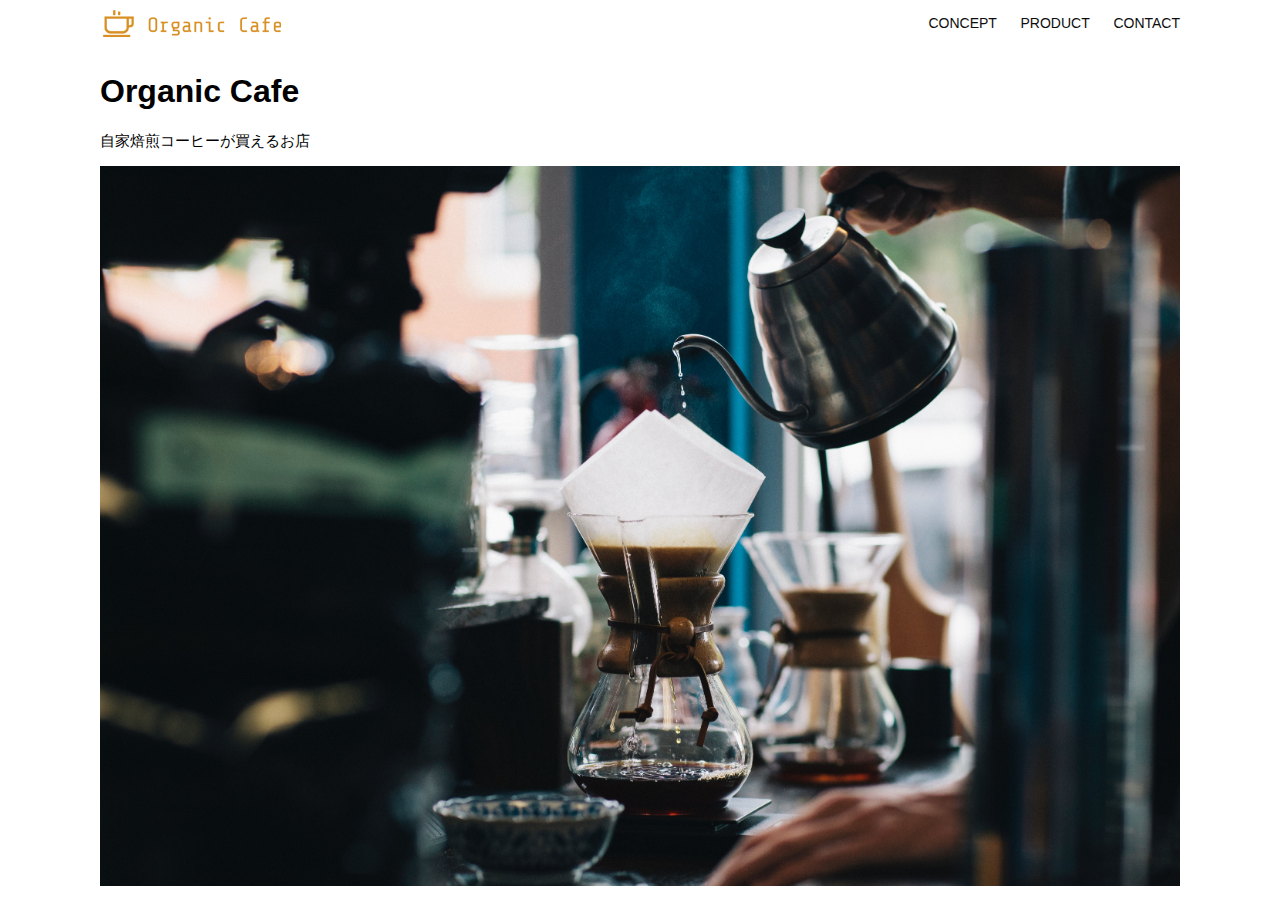
<file: kadai_013/index.html>
<!DOCTYPE html>
<html>
  <head>
    <title>Organic Cafe</title>
    <meta charset="UTF-8" />
    <meta
      name="description"
      content="自家焙煎のコーヒーがお家で楽しめるOrganic Cafe"
    />
    <meta name="viewport" content="width=device-width, initial-scale=1.0" />
    <link rel="stylesheet" href="style.css" />
  </head>
  <body>
    <!-- ヘッダー -->
    <header>
      <!-- ロゴ -->
      <a href="index.html" id="logo"
        ><img src="images/logo.png" alt="トップページに戻る"
      /></a>

      <!-- PC用ナビゲーション -->
      <nav id="nav-pc">
        <a href="index.html#concept">CONCEPT</a>
        <a href="index.html#product">PRODUCT</a>
        <a href="index.html#contact">CONTACT</a>
      </nav>
      <img id="menu-sp" src="images/button-menu.png" alt="ナビゲーションを開く" onclick="document.getElementById('nav-sp').style.display = 'block'">
      <nav id="nav-sp">
        <img id="close" src="images/button-close.png" alt="ナビゲーションを閉じる" onclick="document.getElementById('nav-sp').style.display = 'none'">
        <a id="logo-sp" href="index.html" onclick="document.getElementById('nav-sp').style.display = 'none'"><img
            src="images/logo-sp.png" alt="トップページに戻る"></a>
        <a class="menu" href="index.html#concept" onclick="document.getElementById('nav-sp').style.display = 'none'">CONCEPT</a>   
        <a class="menu" href="index.html#product" onclick="document.getElementById('nav-sp').style.display = 'none'">PRODUCT</a>
        <a class="menu" href="index.html#contact" onclick="document.getElementById('nav-sp').style.display = 'none'">CONTACT</a>




      </nav>
    </header>
    <main>
      <article>
        <!-- メインビジュアル -->
        <section id="main-visual">
          <div id="main-message">
            <h1>Organic Cafe</h1>
            <p>自家焙煎コーヒーが買えるお店</p>
          </div>
          <img
            src="images/main-image.jpg"
            alt="コーヒーをハンドドリップで淹れる画像"
          />
        </section>
      </article>
    </main>
  </body>
</html>
</file>
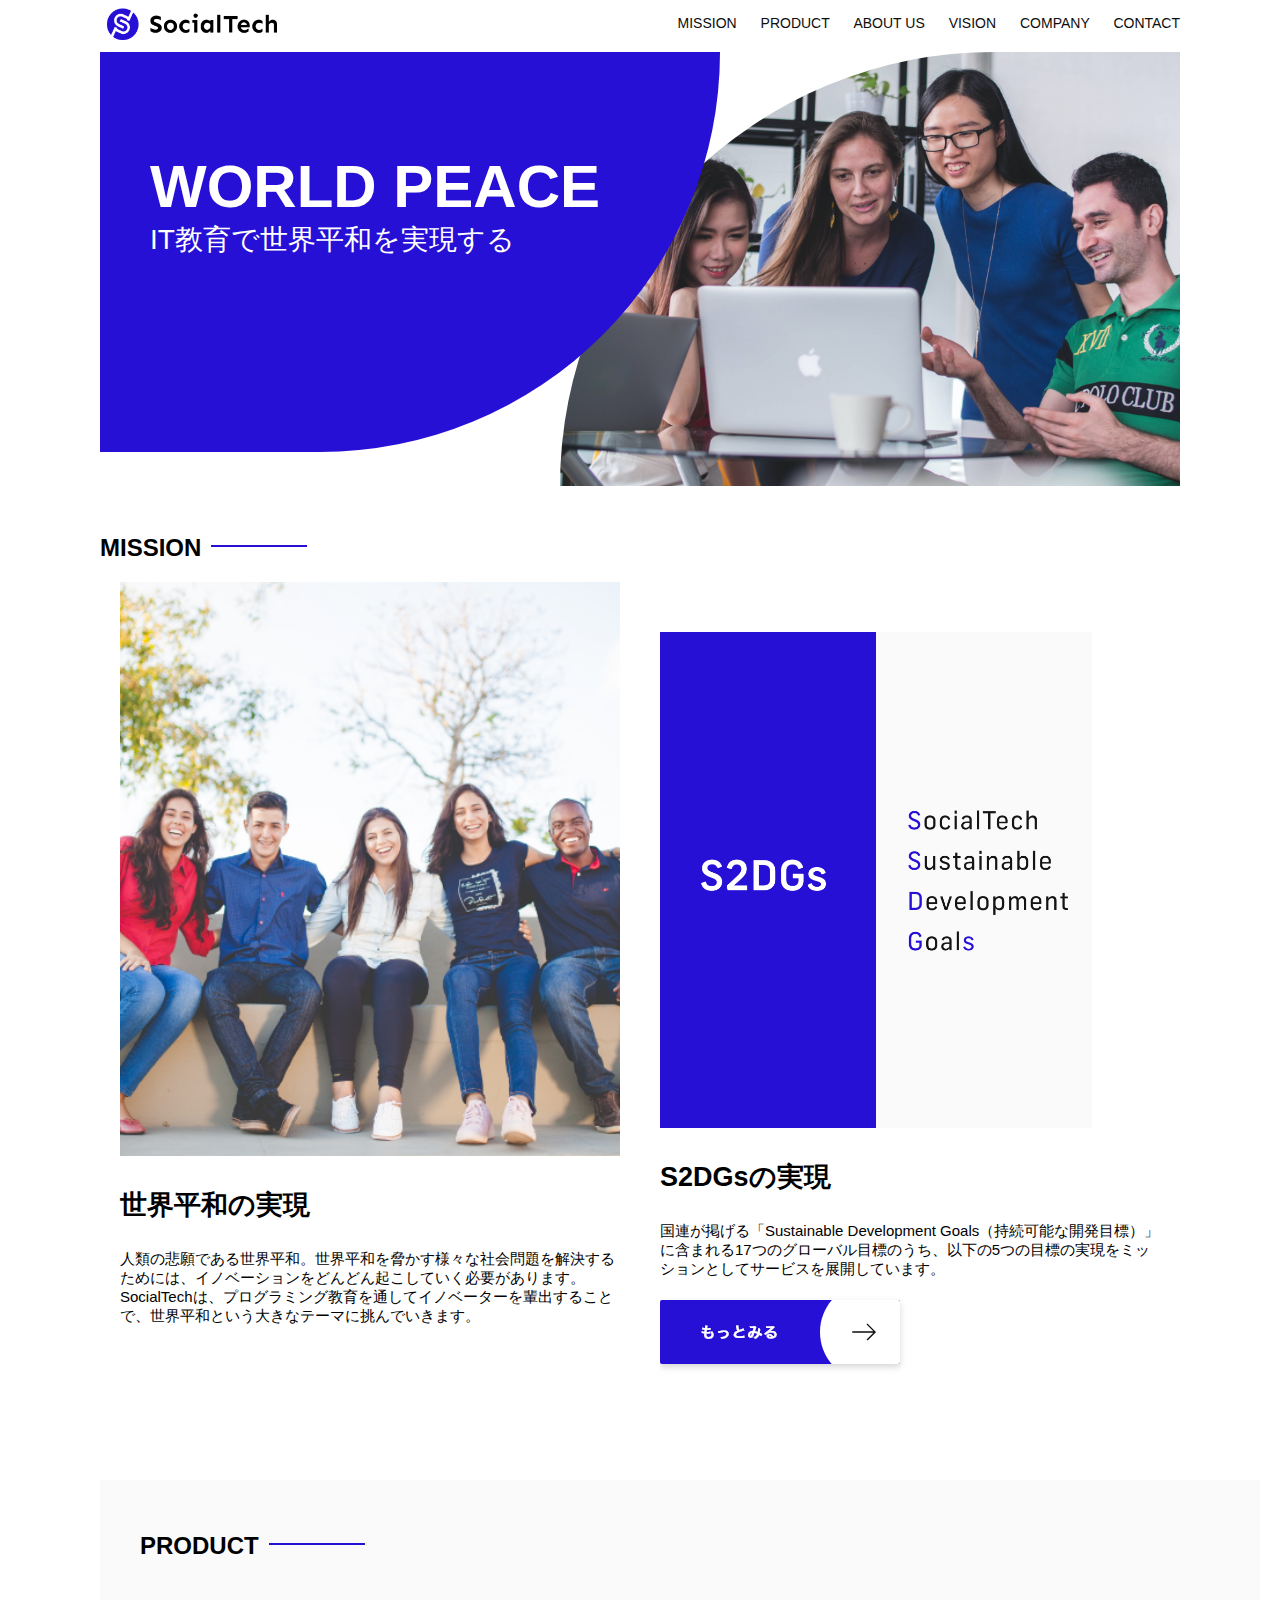
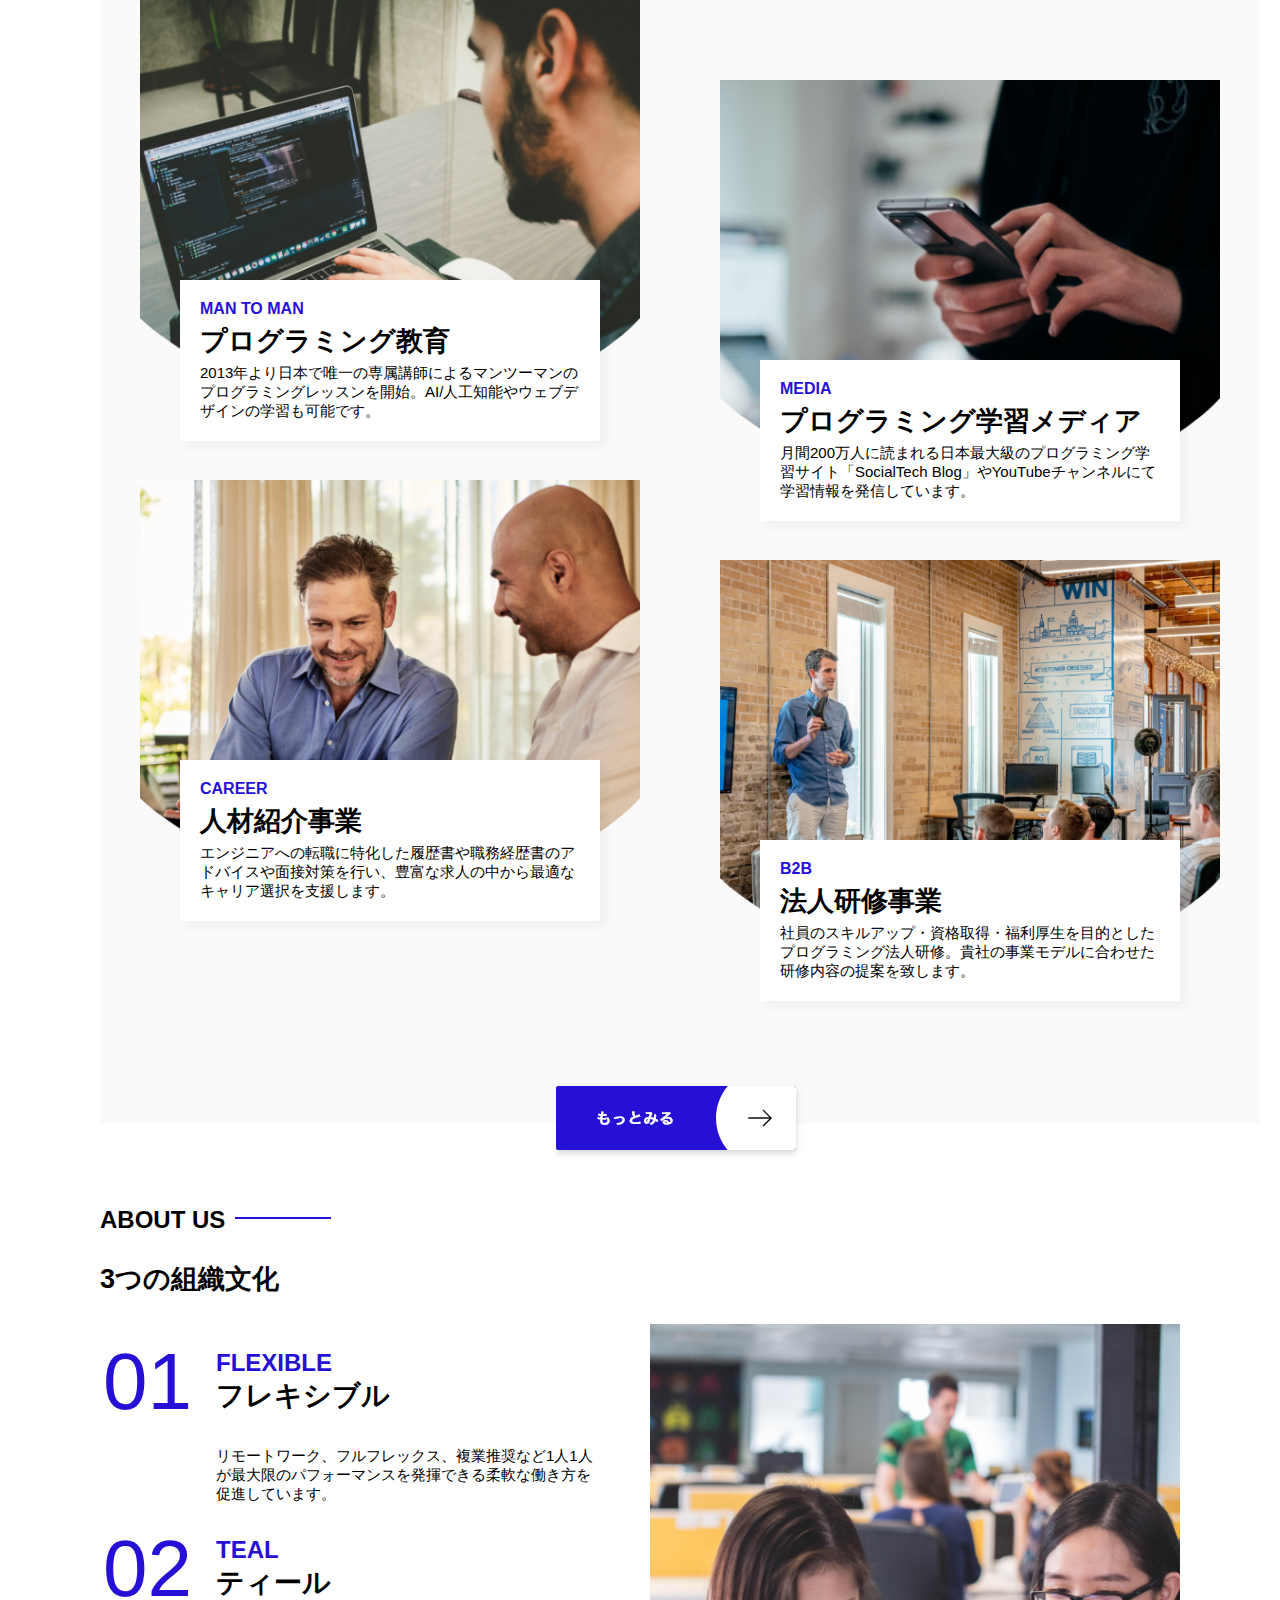
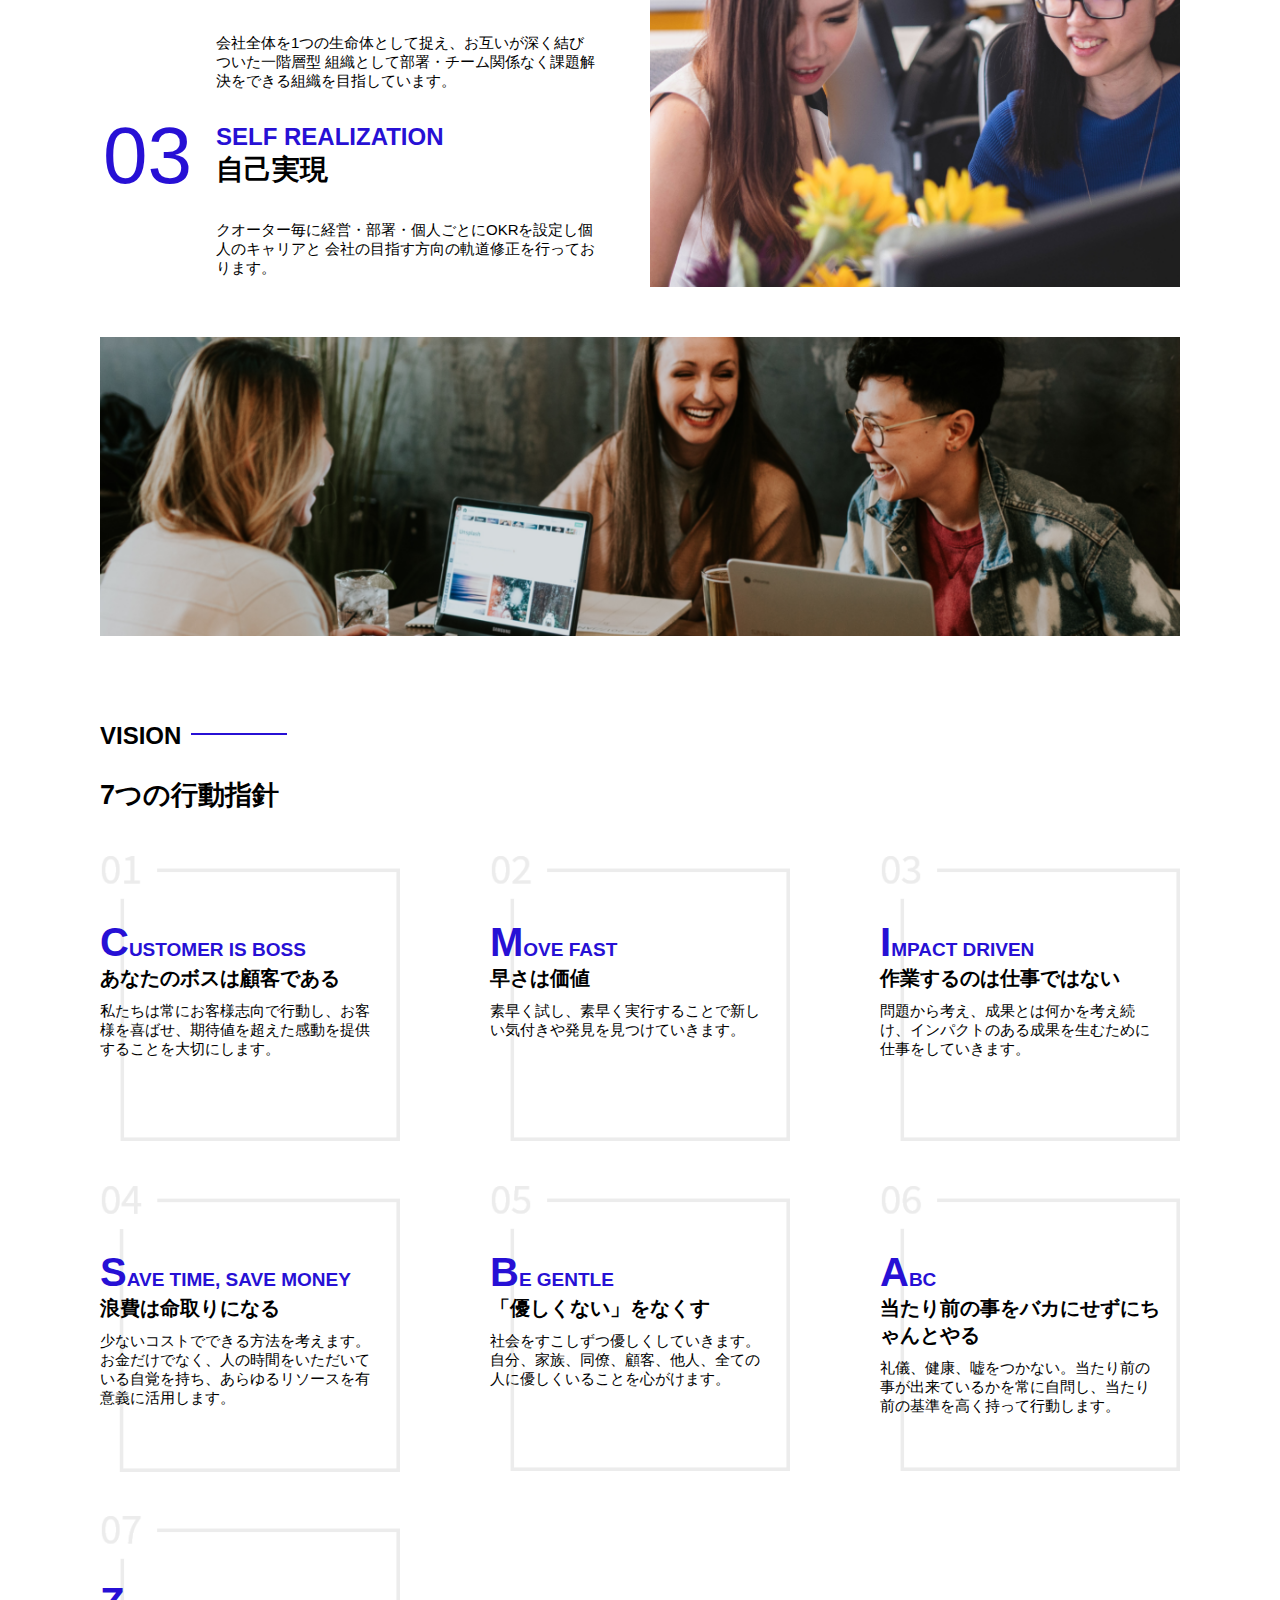
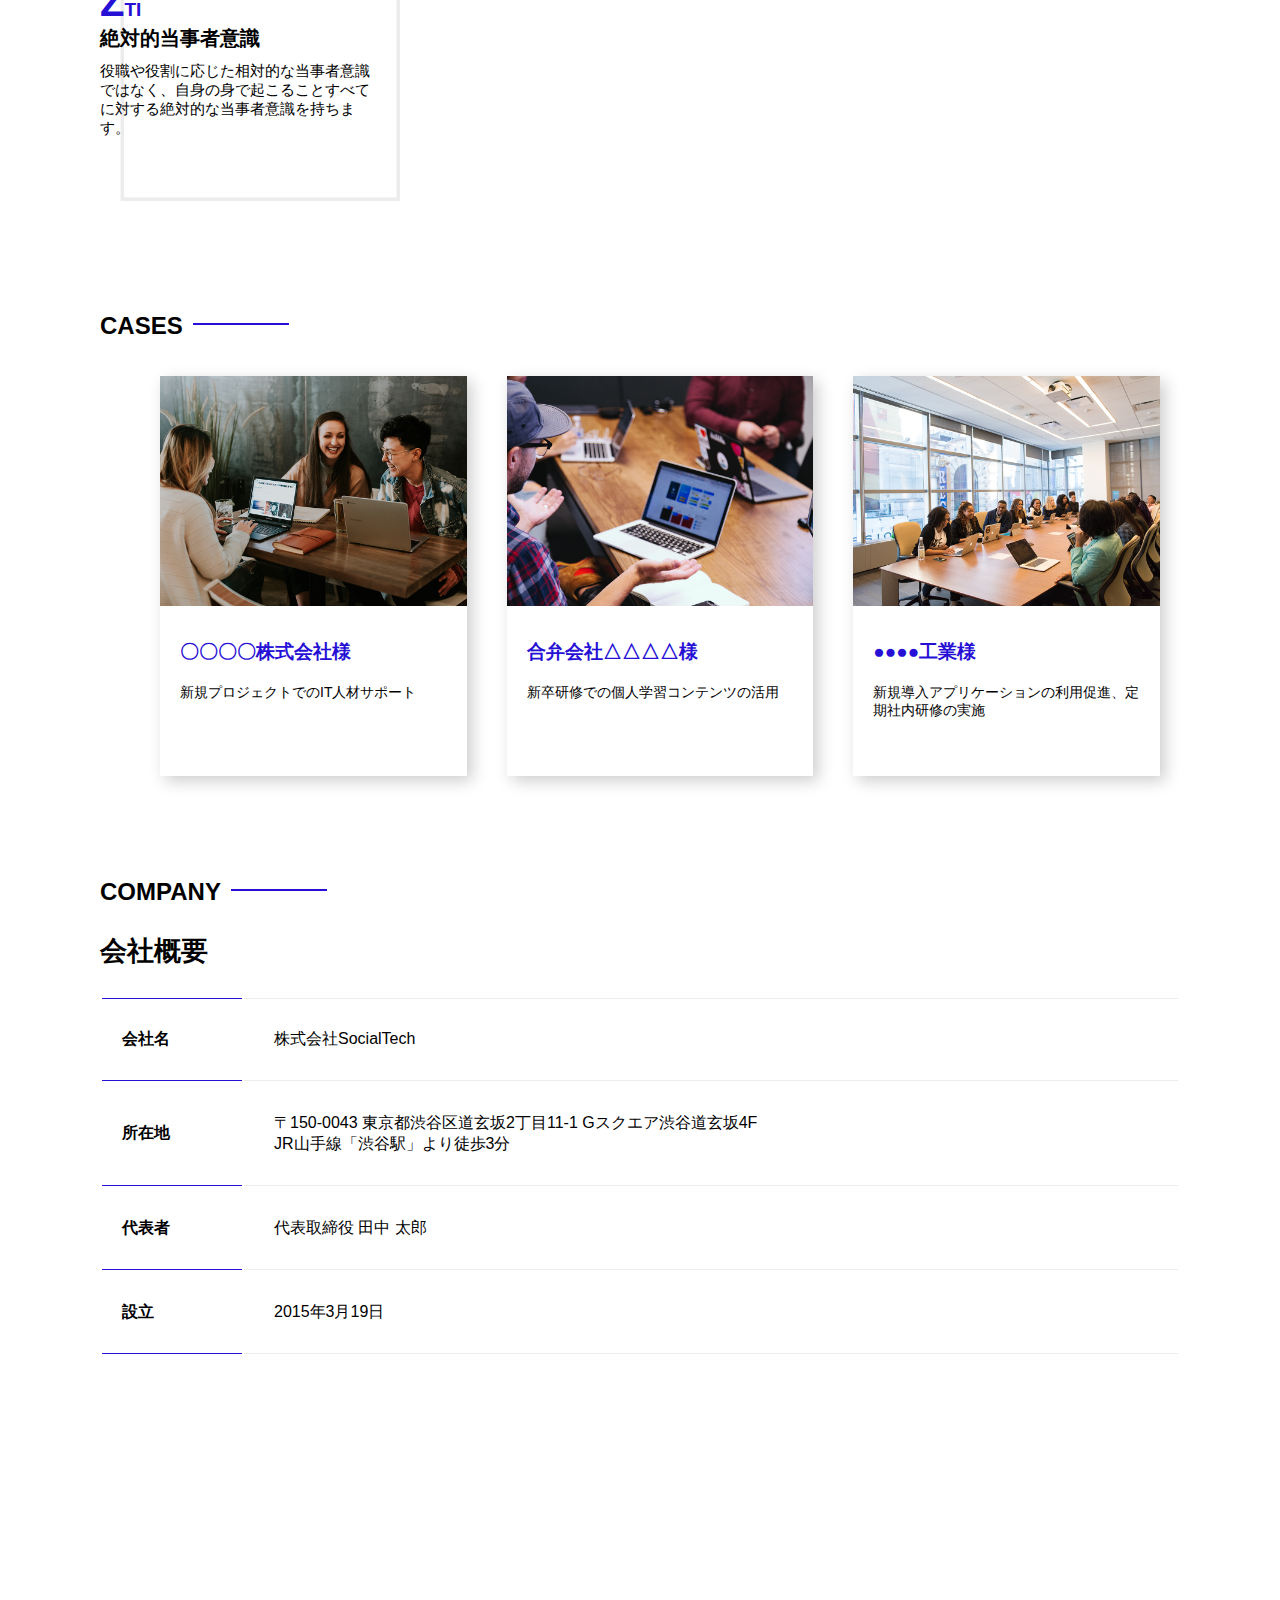
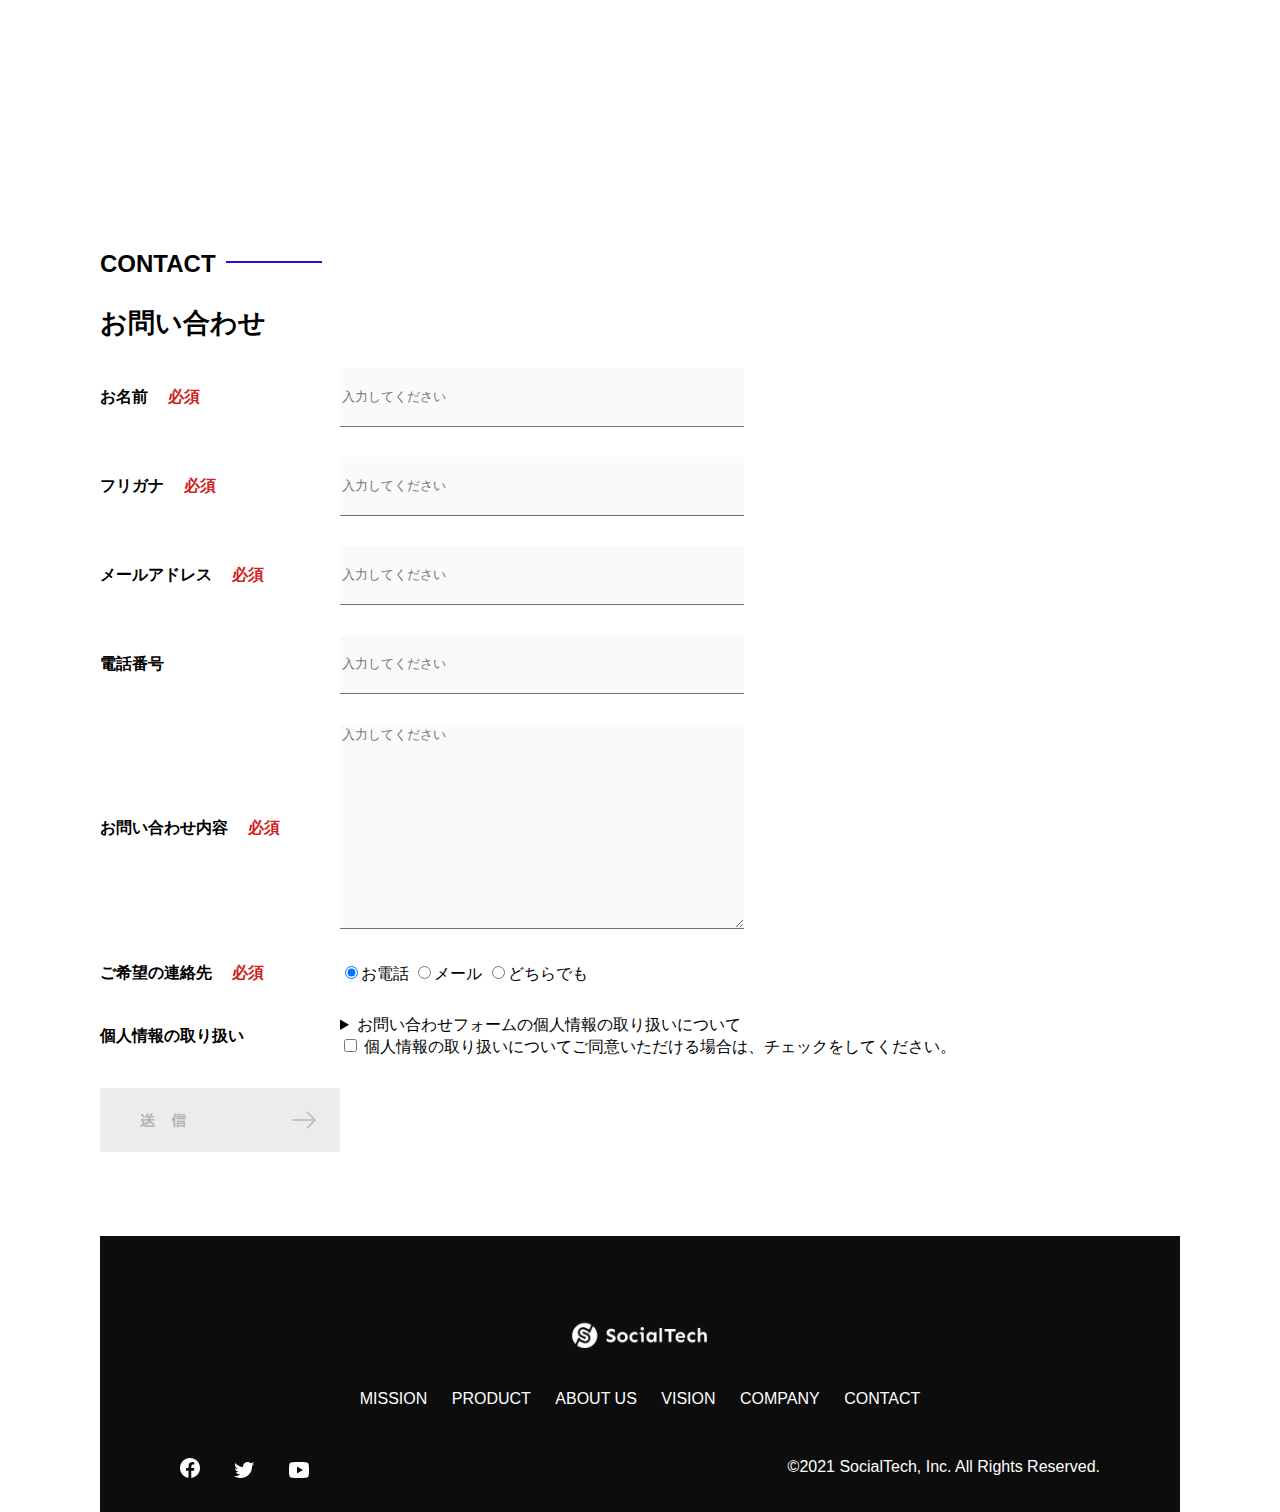
<file: socialtech-kadai_012/index.html>
<!DOCTYPE html>
<html>
  <head>
    <title>SocialTech</title>
    <meta charset="UTF-8" />
    <meta
      name="description"
      content="SocialTechはEdTech業界のリーディングカンパニーを目指します。"
    />
    <meta name="viewport" content="width=device-width, initial-scale=1.0" />
    <link rel="stylesheet" href="style.css" />
  </head>
  <body>
    <!-- ヘッダー -->
    <header>
      <!-- ロゴ -->
      <a href="index.html" id="logo"
        ><img src="images/logo.png" alt="トップページに戻る"
      /></a>

      <!-- PC用ナビゲーション -->
      <nav id="nav-pc">
        <a href="mission.html">MISSION</a>
        <a href="product.html">PRODUCT</a>
        <a href="index.html#aboutus">ABOUT US</a>
        <a href="index.html#vision">VISION</a>
        <a href="index.html#company">COMPANY</a>
        <a href="index.html#contact">CONTACT</a>
      </nav>
    </header>
    <main>
      <article>
        <!-- メインビジュアル -->
        <section id="main-visual">
          <div id="main-message">
            <h1>WORLD PEACE</h1>
            <p>IT教育で世界平和を実現する</p>
          </div>
          <img
            src="images/index/index-main.png"
            alt="PCの周りに集まる多国籍の仲間たち"
          />
        </section>
        <!--ミッション-->
        <section id="mission">
          <h2 class="index-h2">MISSION</h2>
          <div id="mission-flex">
            <div>
              <img
                id="mission-photo"
                src="images/index/index-mission.png"
                alt="屋外のベンチで写真を撮影する多国籍の仲間たち"
              />
              <h3>世界平和の実現</h3>
              <p>
                人類の悲願である世界平和。世界平和を脅かす様々な社会問題を解決するためには、イノベーションをどんどん起こしていく必要があります。SocialTechは、プログラミング教育を通してイノベーターを輩出することで、世界平和という大きなテーマに挑んでいきます。
              </p>
            </div>
            <div>
              <img id="s2dgs" src="images/index/s2dgs.png" alt="S2DGs" />
              <h3>S2DGsの実現</h3>
              <p>
                国連が掲げる「Sustainable Development
                Goals（持続可能な開発目標）」に含まれる17つのグローバル目標のうち、以下の5つの目標の実現をミッションとしてサービスを展開しています。
              </p>
              <a href="mission.html">
                <img src="images/button-more.png" alt="もっとみる" />
              </a>
            </div>
          </div>
        </section>
        <!-- プロダクト -->
        <section id="product">
          <h2 class="index-h2">PRODUCT</h2>
          <div>
            <div id="product-left">
              <div>
                <img
                  class="product-photo"
                  src="images/index/index-mantoman.png"
                  alt="PCでコードを書く男性"
                />
                <div class="product-explain">
                  <span>MAN TO MAN</span>
                  <h3>プログラミング教育</h3>
                  <p>
                    2013年より日本で唯一の専属講師によるマンツーマンのプログラミングレッスンを開始。AI/人工知能やウェブデザインの学習も可能です。
                  </p>
                </div>
              </div>
              <div>
                <img
                  class="product-photo"
                  src="images/index/index-career.png"
                  alt="笑顔で話し合う2人の男性"
                />
                <div class="product-explain">
                  <span>CAREER</span>
                  <h3>人材紹介事業</h3>
                  <p>
                    エンジニアへの転職に特化した履歴書や職務経歴書のアドバイスや面接対策を行い、豊富な求人の中から最適なキャリア選択を支援します。
                  </p>
                </div>
              </div>
            </div>
            <div id="product-right">
              <div>
                <img
                  class="product-photo"
                  src="images/index/index-media.png"
                  alt="スマートフォンを操作する人"
                />
                <div class="product-explain">
                  <span>MEDIA</span>
                  <h3>プログラミング学習メディア</h3>
                  <p>
                    月間200万人に読まれる日本最大級のプログラミング学習サイト「SocialTech
                    Blog」やYouTubeチャンネルにて学習情報を発信しています。
                  </p>
                </div>
              </div>
              <div>
                <img
                  class="product-photo"
                  src="images/index/index-b2b.png"
                  alt="講演中の男性とそれを聴く人々"
                />
                <div class="product-explain">
                  <span>B2B</span>
                  <h3>法人研修事業</h3>
                  <p>
                    社員のスキルアップ・資格取得・福利厚生を目的としたプログラミング法人研修。貴社の事業モデルに合わせた研修内容の提案を致します。
                  </p>
                </div>
              </div>
            </div>
          </div>
          <div>
            <a id="product-more" href="product.html">
              <img src="images/button-more.png" alt="もっとみる" />
            </a>
          </div>
        </section>
        <!---ABOUT US-->
        <section id="aboutus">
          <h2 class="index-h2">ABOUT US</h2>
          <h3>3つの組織文化</h3>
          <div>
            <table class="culture-table">
              <tr>
                <td>
                  <span class="culture-num">01</span>
                </td>
                <td>
                  <span class="culture-en">FLEXIBLE</span>
                  <span class="culture-jp">フレキシブル</span>
                </td>
              </tr>
              <tr>
                <td>
                  <!--空のセル-->
                </td>
                <td>
                  <p class="culture-description">
                    リモートワーク、フルフレックス、複業推奨など1人1人が最大限のパフォーマンスを発揮できる柔軟な働き方を促進しています。
                  </p>
                </td>
              </tr>
              <tr>
                <td>
                  <span class="culture-num">02</span>
                </td>
                <td>
                  <span class="culture-en">TEAL</span>
                  <span class="culture-jp">ティール</span>
                </td>
              </tr>
              <tr>
                <td>
                  <!--空のセル-->
                </td>
                <td>
                  <p class="culture-description">
                    会社全体を1つの生命体として捉え、お互いが深く結びついた一階層型
                    組織として部署・チーム関係なく課題解決をできる組織を目指しています。
                  </p>
                </td>
              </tr>
              <tr>
                <td>
                  <span class="culture-num">03</span>
                </td>
                <td>
                  <span class="culture-en">SELF REALIZATION</span>
                  <span class="culture-jp">自己実現</span>
                </td>
              </tr>
              <tr>
                <td>
                  <!--空のセル-->
                </td>
                <td>
                  <p class="culture-description">
                    クオーター毎に経営・部署・個人ごとにOKRを設定し個人のキャリアと
                    会社の目指す方向の軌道修正を行っております。
                  </p>
                </td>
              </tr>
            </table>
            <img
              class="culture-img"
              src="images/index/index-aboutus1.png"
              alt="笑顔で話し合う2人の女性"
            />
          </div>
          <img
            class="culture-img2"
            src="images/index/index-aboutus2.png"
            alt="笑顔で話し合う3人の男女"
          />
        </section>
        <!-- VISION -->
        <section id="vision">
          <h2 class="index-h2">VISION</h2>
          <h3>7つの行動指針</h3>
          <div>
            <div class="vision-box">
              <img src="images/index/vision-01.png" alt="01" />
              <span>
                <h4>CUSTOMER IS BOSS</h4>
                <h5>あなたのボスは顧客である</h5>
                <p>
                  私たちは常にお客様志向で行動し、お客様を喜ばせ、期待値を超えた感動を提供することを大切にします。
                </p>
              </span>
            </div>
            <div class="vision-box">
              <img src="images/index/vision-02.png" alt="02" />
              <span>
                <h4>MOVE FAST</h4>
                <h5>早さは価値</h5>
                <p>
                  素早く試し、素早く実行することで新しい気付きや発見を見つけていきます。
                </p>
              </span>
            </div>
            <div class="vision-box">
              <img src="images/index/vision-03.png" alt="03" />
              <span>
                <h4>IMPACT DRIVEN</h4>
                <h5>作業するのは仕事ではない</h5>
                <p>
                  問題から考え、成果とは何かを考え続け、インパクトのある成果を生むために仕事をしていきます。
                </p>
              </span>
            </div>
            <div class="vision-box">
              <img src="images/index/vision-04.png" alt="04" />
              <span>
                <h4>SAVE TIME, SAVE MONEY</h4>
                <h5>浪費は命取りになる</h5>
                <p>
                  少ないコストでできる方法を考えます。お金だけでなく、人の時間をいただいている自覚を持ち、あらゆるリソースを有意義に活用します。
                </p>
              </span>
            </div>
            <div class="vision-box">
              <img src="images/index/vision-05.png" alt="05" />
              <span>
                <h4>BE GENTLE</h4>
                <h5>「優しくない」をなくす</h5>
                <p>
                  社会をすこしずつ優しくしていきます。自分、家族、同僚、顧客、他人、全ての人に優しくいることを心がけます。
                </p>
              </span>
            </div>
            <div class="vision-box">
              <img src="images/index/vision-06.png" alt="06" />
              <span>
                <h4>ABC</h4>
                <h5>当たり前の事をバカにせずにちゃんとやる</h5>
                <p>
                  礼儀、健康、嘘をつかない。当たり前の事が出来ているかを常に自問し、当たり前の基準を高く持って行動します。
                </p>
              </span>
            </div>
            <div class="vision-box">
              <img src="images/index/vision-07.png" alt="07" />
              <span>
                <h4>ZTI</h4>
                <h5>絶対的当事者意識</h5>
                <p>
                  役職や役割に応じた相対的な当事者意識ではなく、自身の身で起こることすべてに対する絶対的な当事者意識を持ちます。
                </p>
              </span>
            </div>
          </div>
        </section>
        <!-- CASES -->
        <section id="cases">
          <h2 class="index-h2">CASES</h2>
          <ul>
            <li class="case-card">
              <img class="case-img" src="images/index/case-1.png" alt="仲良く語り合う3人" />
              <div class="case-info">
                <h3 class="case-name">〇〇〇〇株式会社様</h3>
                <p class="case-content">新規プロジェクトでのIT人材サポート</p>
              </div>
            </li>
            <li class="case-card">
              <img class="case-img" src="images/index/case-2.png" alt="PCでコンテンツを見る" />
              <div class="case-info">
                <h3 class="case-name">合弁会社△△△△様</h3>
                <p class="case-content">新卒研修での個人学習コンテンツの活用</p>
              </div>
            </li>
            <li class="case-card">
              <img class="case-img" src="images/index/case-3.png" alt="社内研修中の会議室" />
              <div class="case-info">
                <h3 class="case-name">●●●●工業様</h3>
                <p class="case-content">新規導入アプリケーションの利用促進、定期社内研修の実施</p>
              </div>
            </li>
          </ul>
           
        </section>

        <!-- COMPANY -->
        <section id="company">
          <h2 class="index-h2">COMPANY</h2>
          <h3>会社概要</h3>
          <table id="company-table">
            <tr>
              <th class="tableheader-first">会社名</th>
              <td class="cell-first">株式会社SocialTech</td>
            </tr>
            <tr>
              <th class="tableheader">所在地</th>
              <td class="cell">
                〒150-0043 東京都渋谷区道玄坂2丁目11-1 Gスクエア渋谷道玄坂4F<br />JR山手線「渋谷駅」より徒歩3分
              </td>
            </tr>
            <tr>
              <th class="tableheader">代表者</th>
              <td class="cell">代表取締役 田中 太郎</td>
            </tr>
            <tr>
              <th class="tableheader">設立</th>
              <td class="cell">2015年3月19日</td>
            </tr>
          </table>
          <iframe
            src="https://www.google.com/maps/embed?pb=!1m18!1m12!1m3!1d3241.7759544892483!2d139.69399665123464!3d35.65789123876098!2m3!1f0!2f0!3f0!3m2!1i1024!2i768!4f13.1!3m3!1m2!1s0x60188caa0042e8d1%3A0xba130bea826a7aa2!2z44CSMTUwLTAwNDMg5p2x5Lqs6YO95riL6LC35Yy66YGT546E5Z2C77yS5LiB55uu77yR77yR4oiS77yR!5e0!3m2!1sja!2sjp!4v1636872991912!5m2!1sja!2sjp"
            style="border: 0"
            allowfullscreen=""
            loading="lazy"
          >
          </iframe>
        </section>
        <!-- お問い合わせフォーム -->
        <section id="contact">
          <h2 class="index-h2">CONTACT</h2>
          <h3>お問い合わせ</h3>
          <form>
            <div>
              <div class="contact-heading">
                <label class="contact-label"
                  >お名前<span class="contact-span">必須</span></label
                >
              </div>
              <div class="contact-form">
                <input
                  type="text"
                  name="name"
                  placeholder="入力してください"
                  class="contact-textbox"
                />
              </div>
            </div>
            <div>
              <div class="contact-heading">
                <label class="contact-label"
                  >フリガナ<span class="contact-span">必須</span></label
                >
              </div>
              <div>
                <input
                  type="text"
                  name="hurigana"
                  placeholder="入力してください"
                  class="contact-textbox"
                />
              </div>
            </div>
            <div>
              <div class="contact-heading">
                <label class="contact-label"
                  >メールアドレス<span class="contact-span">必須</span></label
                >
              </div>
              <div>
                <input
                  type="text"
                  name="email"
                  placeholder="入力してください"
                  class="contact-textbox"
                />
              </div>
            </div>
            <div>
              <div class="contact-heading">
                <label class="contact-label">電話番号</label>
              </div>
              <div>
                <input
                  type="text"
                  name="tel"
                  placeholder="入力してください"
                  class="contact-textbox"
                />
              </div>
            </div>
            <div>
              <div class="contact-heading">
                <label class="contact-label"
                  >お問い合わせ内容<span class="contact-span">必須</span></label
                >
              </div>
              <div>
                <textarea
                  class="contact-textarea"
                  placeholder="入力してください"
                  name="message"
                ></textarea>
              </div>
            </div>
            <div>
              <div class="contact-heading">
                <label class="contact-label"
                  >ご希望の連絡先<span class="contact-span">必須</span></label
                >
              </div>
              <div>
                <input
                  class="radiobutton"
                  type="radio"
                  value="tel"
                  name="contact"
                  checked
                /><label>お電話</label>
                <input
                  class="radiobutton"
                  type="radio"
                  value="mail"
                  name="contact"
                /><label>メール</label>
                <input
                  class="radiobutton"
                  type="radio"
                  value="both"
                  name="contact"
                /><label>どちらでも</label>
              </div>
            </div>
            <div>
              <div class="contact-heading">
                <label class="contact-label">個人情報の取り扱い</label>
              </div>
              <div>
                <details>
                  <summary>
                    お問い合わせフォームの個人情報の取り扱いについて
                  </summary>
                  <div>
                    <span>１．組織の名称又は氏名</span><br />
                    株式会社SocialTech<br /><br />
                    <span
                      >２．個人情報保護管理者（若しくはその代理人）の氏名又は職名、所属及び連絡先
                      鈴木 一郎 コーポレート部</span
                    ><br />
                    メールアドレス：support@socialtech.net<br />
                    TEL：03-xxxx-xxxx<br />
                    <span>３．個人情報の利用目的</span><br />
                    ・本サービス及び本サービスに関連する情報の提供又はそれらに関する連絡のため<br />
                    ・ユーザーの本人確認のため<br />
                    ・当社サービスのご案内のため<br />
                    ・当社の商品等の広告または宣伝（電子メールによるものを含むものとします。）<br /><br />
                    <span>４．個人情報の取り扱い業務の委託</span><br />
                    個人情報の取扱業務の全部または一部を外部に業務委託する場合があります。<br />
                    その際、弊社は、個人情報を適切に保護できる管理体制を敷き実行していることを条件として<br />
                    委託先を厳選したうえで、機密保持契約を委託先と締結し、お客様の個人情報を厳密に管理させます。<br /><br />
                    <span>５．個人情報の開示等の請求</span><br />
                    お客様は、弊社に対してご自身の個人情報の開示等（利用目的の通知、開示、内容の訂正・追加・削除、利用の停止または消去、第三者への提供の停止）に関して、当社問合わせ窓口に申し出ることができます。<br />
                    その際、弊社はお客様ご本人を確認させていただいたうえで、合理的な期間内に対応いたします。<br /><br />
                    なお、個人情報に関する弊社問合わせ先は、次の通りです。<br /><br />
                    株式会社SocialTech　個人情報問合せ窓口<br />
                    〒150-0043　東京都渋谷区道玄坂2丁目11-1 Ｇスクエア渋谷道玄坂
                    4F<br />
                    メールアドレス：support@socialtech.net　TEL：03-xxxx-xxxx<br /><br />
                    <span>６．個人情報を提供されることの任意性について</span
                    ><br /><br />
                    お客様がご自身の個人情報を弊社に提供されるか否かは、お客様のご判断によりますが、もしご提供されない場合には、適切なサービスが提供できない場合がありますので予めご了承ください。
                  </div>
                </details>
                <input type="checkbox" name="agree" />
                <span
                  >個人情報の取り扱いについてご同意いただける場合は、チェックをしてください。</span
                >
              </div>
            </div>
            <input
              type="image"
              value="Submit"
              src="images/button-submit.png"
              alt="送信する"
            />
          </form>
        </section>
      </article>
      <footer>
        <div id="footer-logo">
          <img src="images/logo-sp.png" alt="SocialTech" />
        </div>
        <div id="footer-link">
          <a href="mission.html">MISSION</a>
          <a href="product.html">PRODUCT</a>
          <a href="index.html#aboutus">ABOUT US</a>
          <a href="index.html#vision">VISION</a>
          <a href="index.html#company">COMPANY</a>
          <a href="index.html#contact">CONTACT</a>
        </div>
        <div id="sns-footer">
          <a href="https://www.facebook.com/sejuku2013"
            ><img src="images/button-facebook.png" alt="Facebookのリンク"
          /></a>
          <a href="https://twitter.com/samuraijuku"
            ><img src="images/button-twitter.png" alt="Twitterのリンク"
          /></a>
          <a href="https://www.youtube.com/channel/UCCFOQO5aDK0xXam4cUQXT8g"
            ><img src="images/button-youtube.png" alt="YouTubeのリンク"
          /></a>
          <span id="copyright"
            >&copy;2021 SocialTech, Inc. All Rights Reserved.
          </span>
        </div>
      </footer>
    </main>
  </body>
</html>
</file>
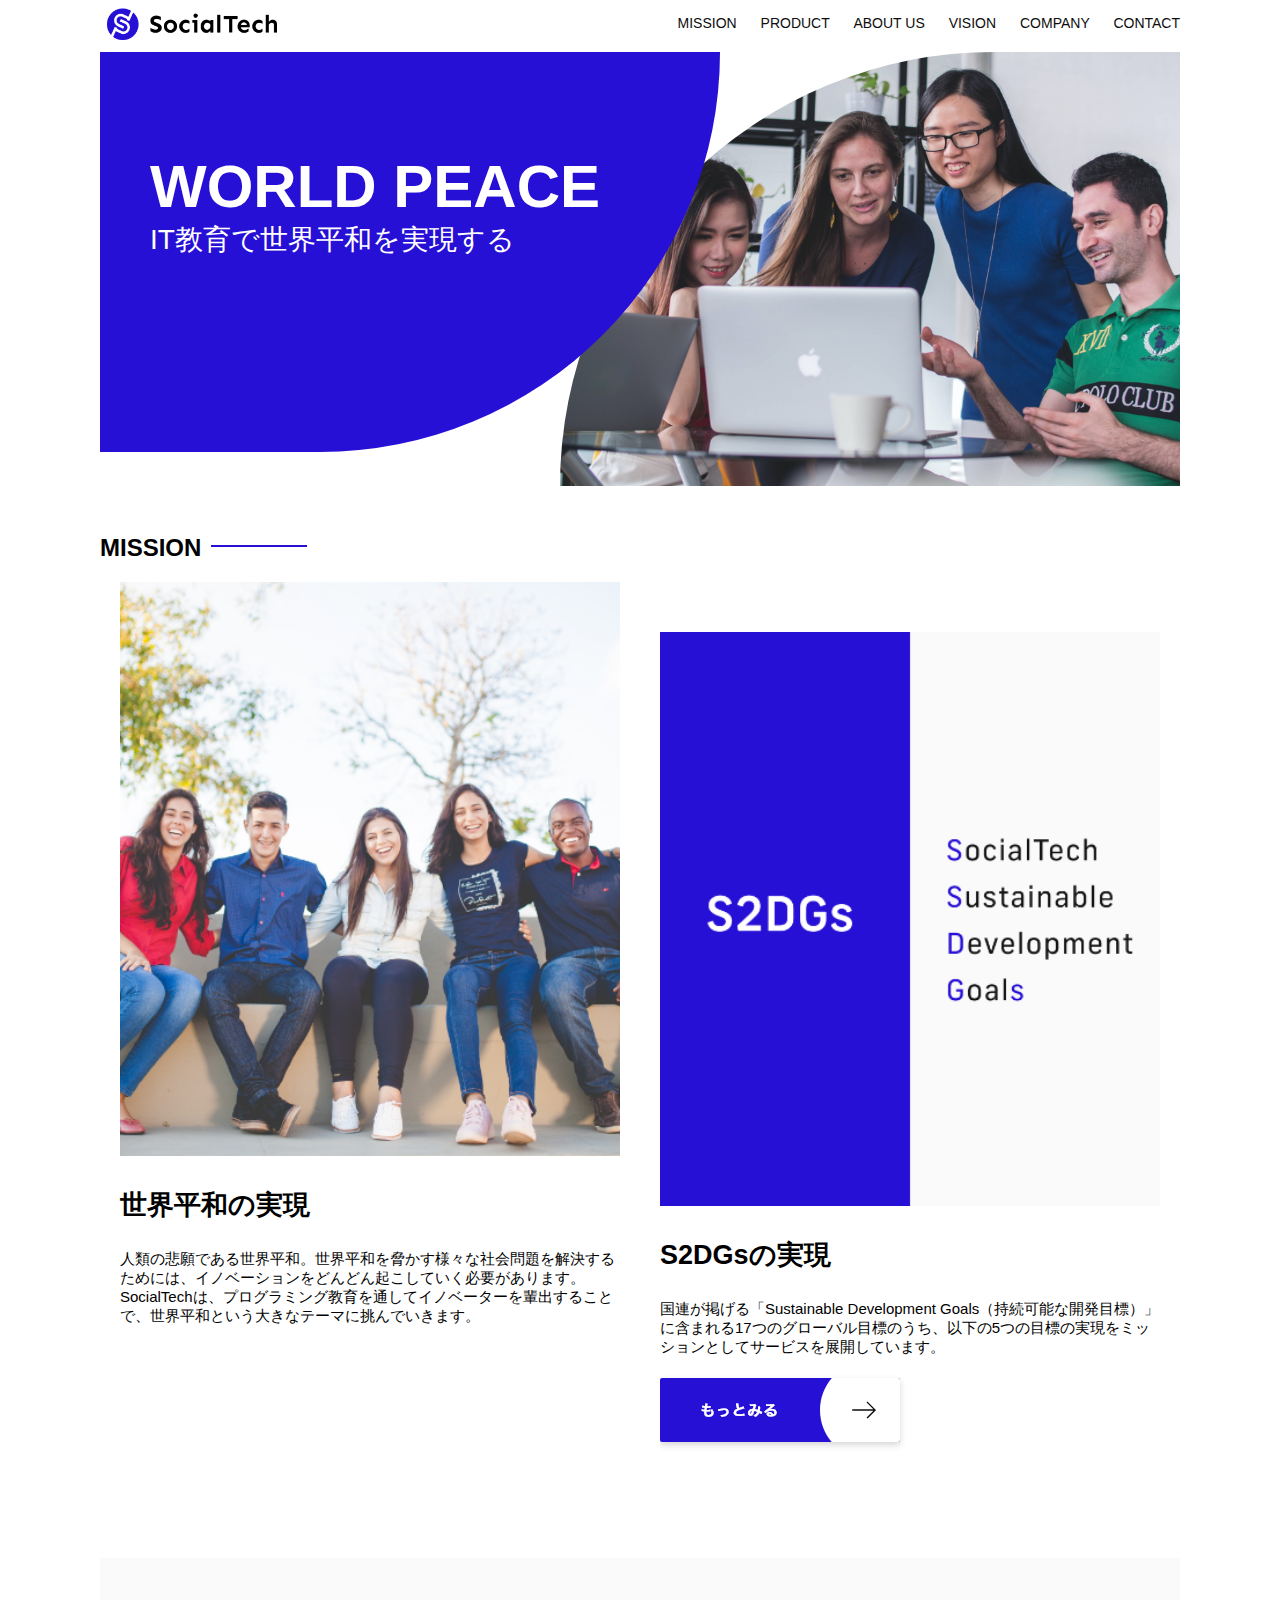
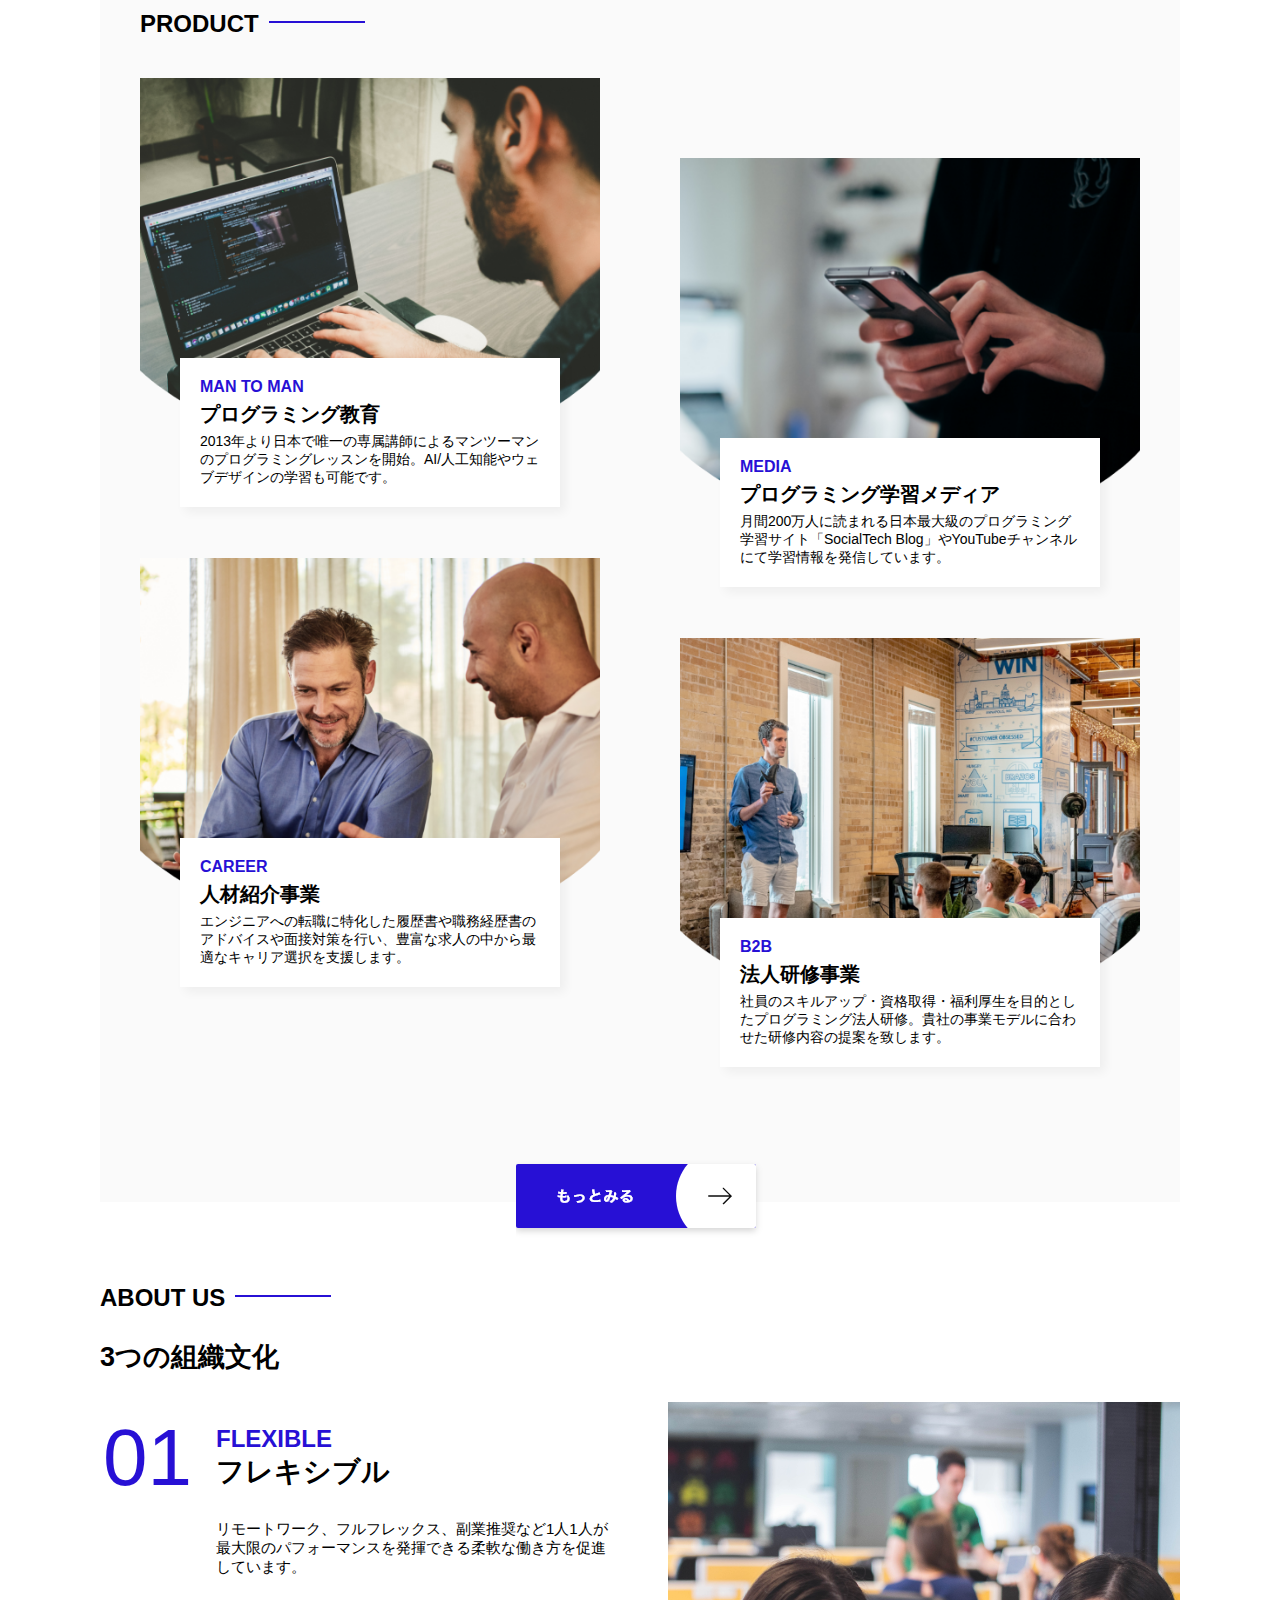
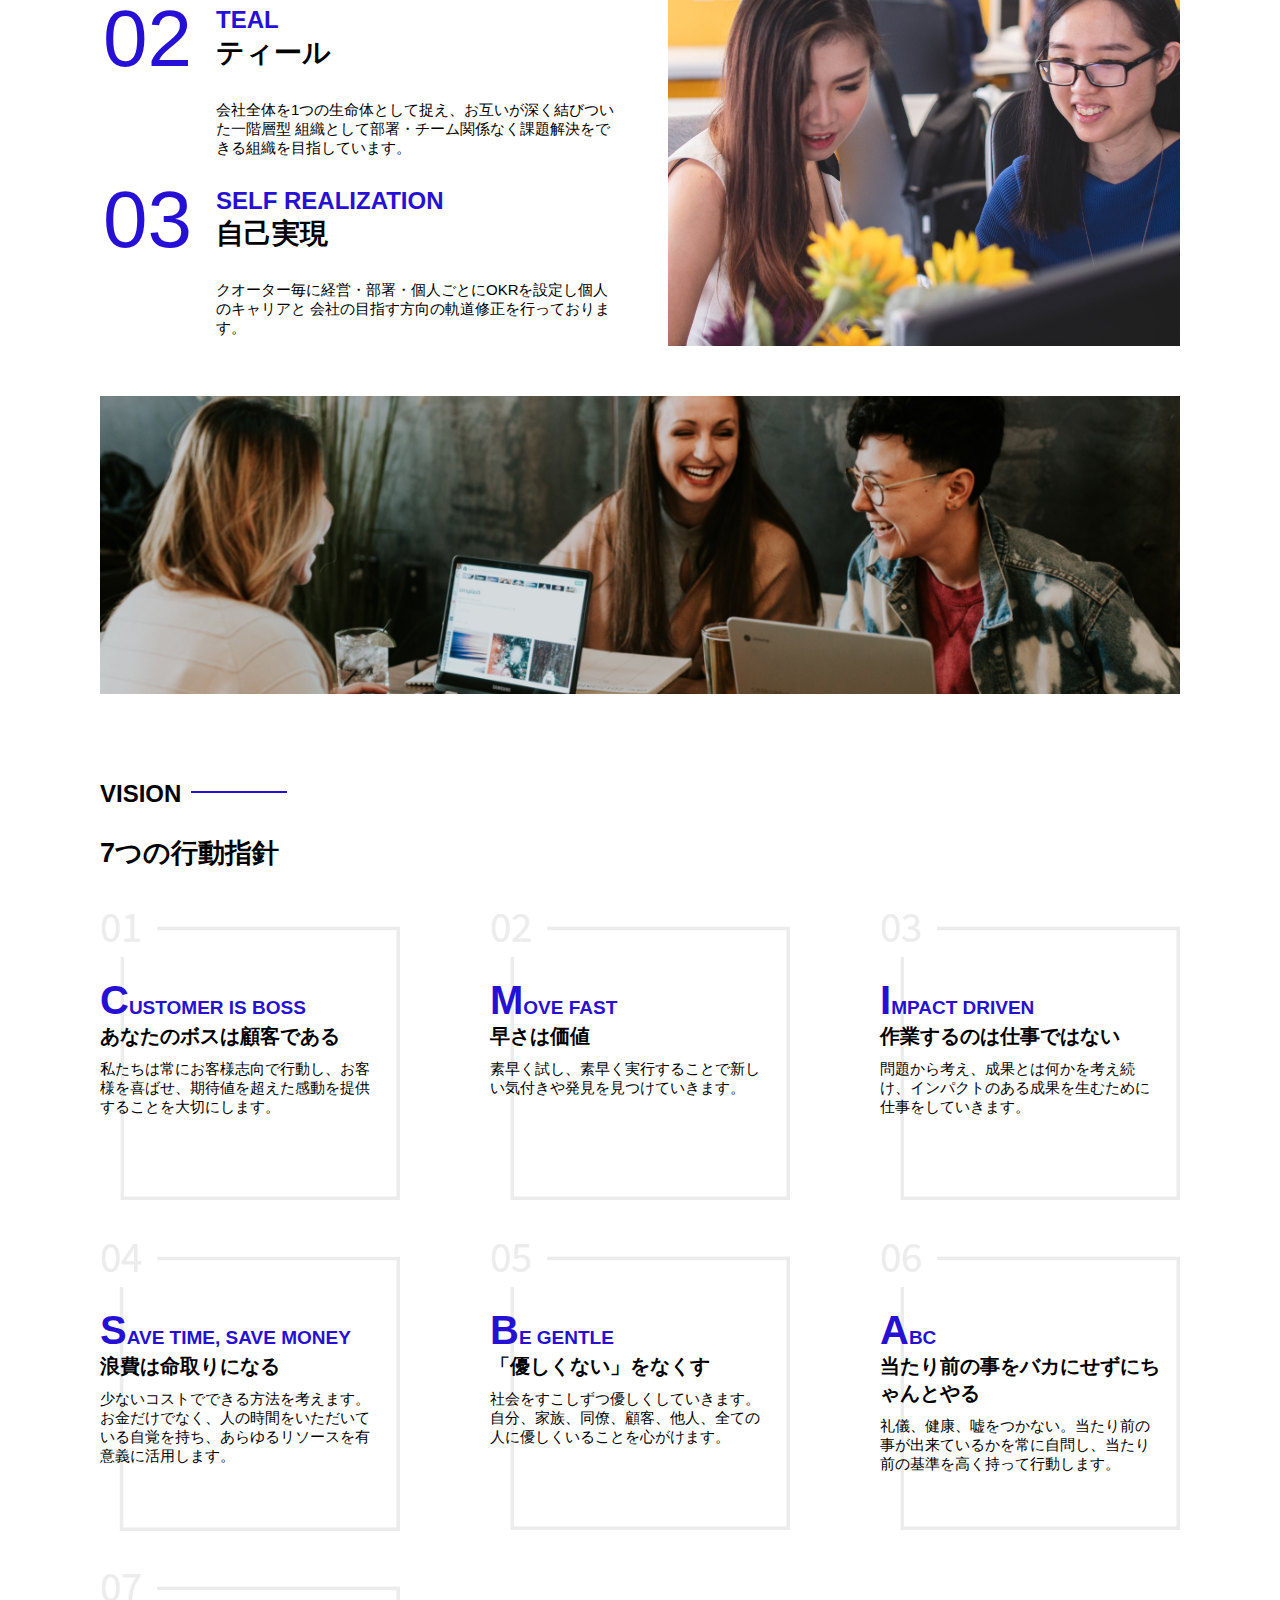
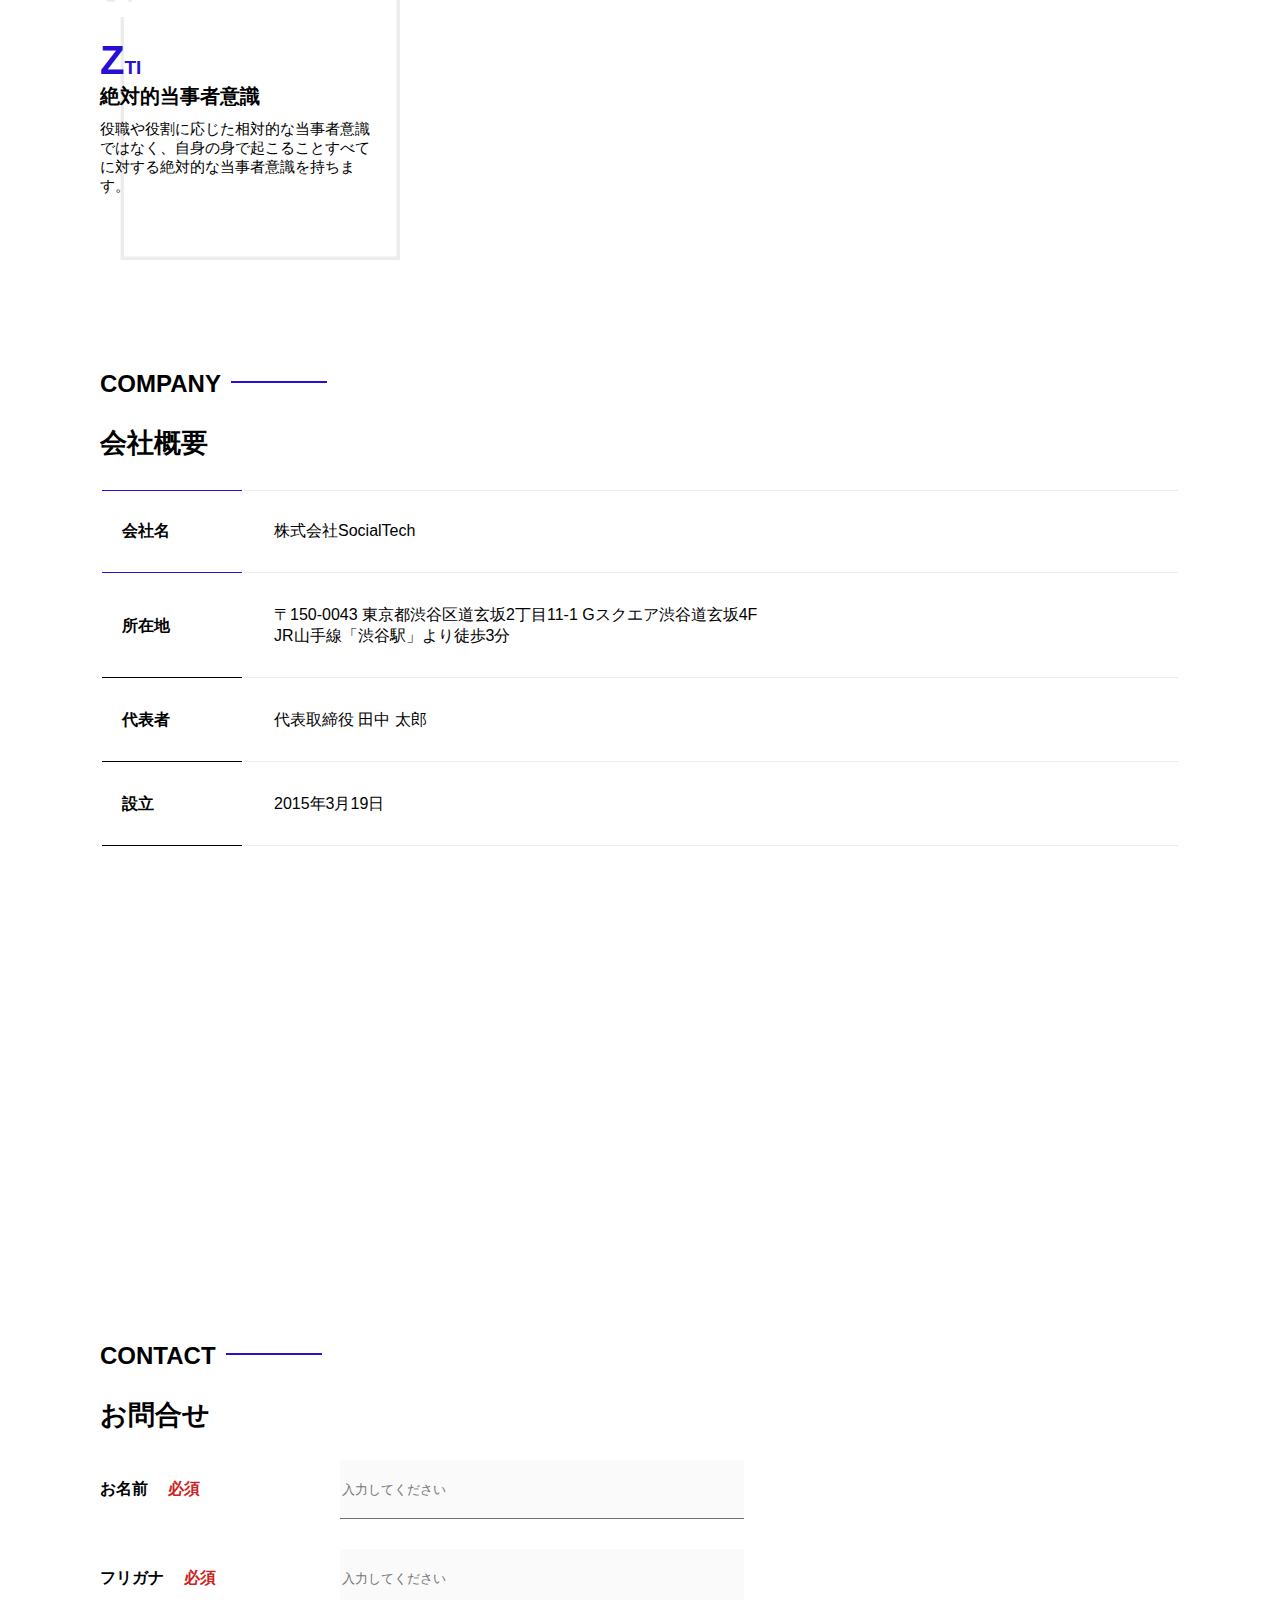
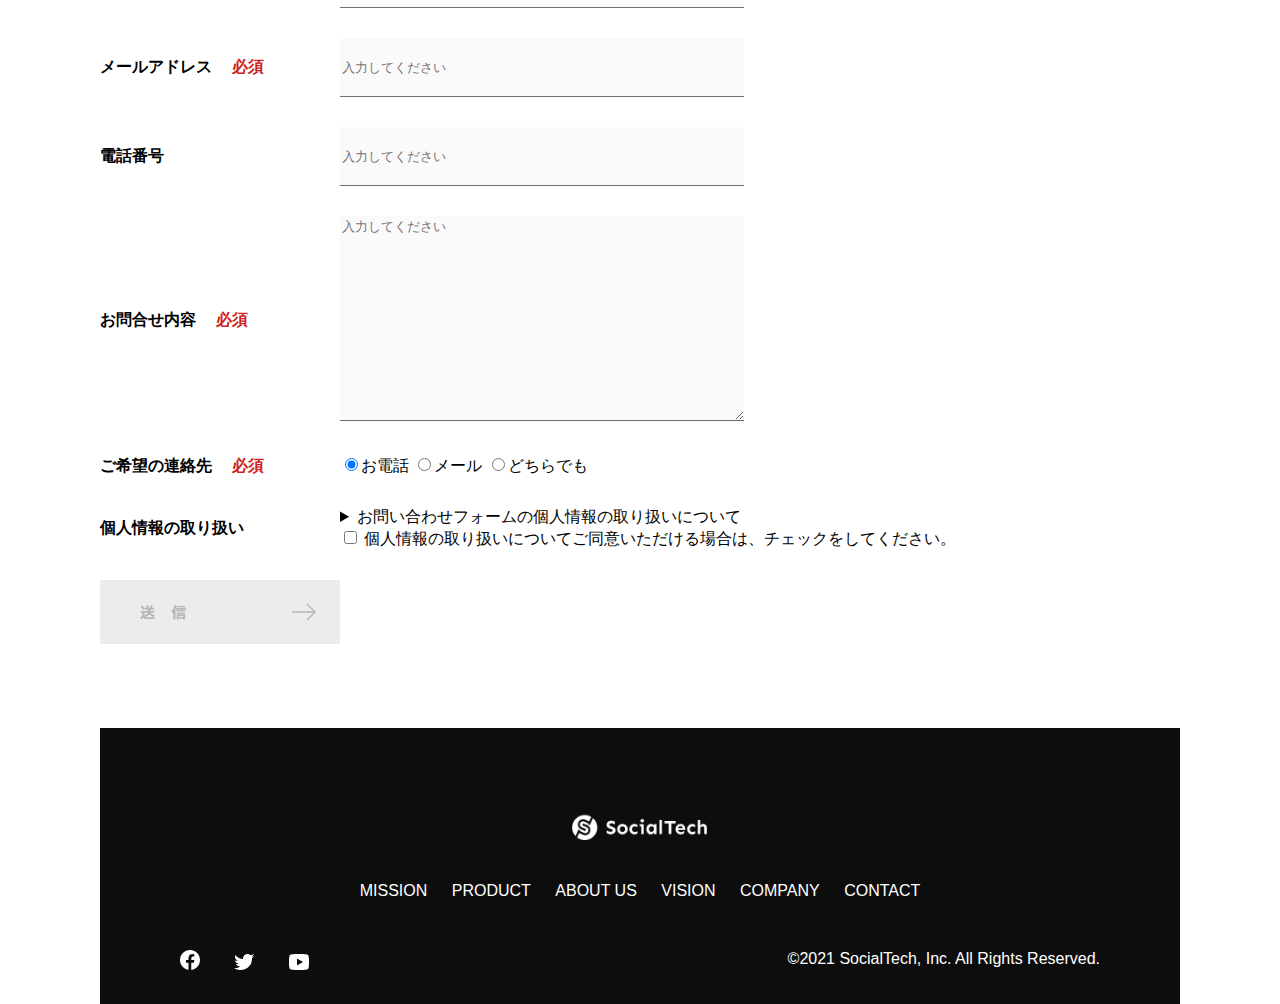
<file: socialtech/index.html>
<!DOCTYPE html>
<html>
<head>
  <title>SocialTech</title>
  <meta charset="UTF-8">
  <meta name="description" content="SocialTechはEdTech業界のリーディングカンパニーを目指します。">
   <meta name="viewport" content="width=device-width, initial-scale=1.0">
   <link rel="stylesheet" href="style.css">
</head>
<body>
    <header>
     <!-- ロゴ -->
     <a href="index.html" id="logo"><img src="images/logo.png" alt="トップページに戻る"></a>
      <!-- PC用ナビゲーション -->
     <nav id="nav-pc">
        <a href="mission.html">MISSION</a>
        <a href="product.html">PRODUCT</a>
        <a href="index.html#aboutus">ABOUT US</a>
        <a href="index.html#vision">VISION</a>
        <a href="index.html#company">COMPANY</a>
        <a href="index.html#contact">CONTACT</a>
     </nav>
     <img id="menu-sp" src="images/button-menu.png" alt="ナビゲーションを開く" onclick="document.getElementById('nav-sp').style.display = 'block'">
      <!-- スマホ用ナビゲーション -->
      <nav id="nav-sp">
        <img id="close" src="images/button-close.png" alt="ナビゲーションを閉じる" onclick="document.getElementById('nav-sp').style.display = 'none'">
        <a id="logo-sp" href="index.html" onclick="document.getElementById('nav-sp').style.display = 'none'"><img
            src="images/logo-sp.png" alt="トップページに戻る"></a>
        <a class="menu" href="mission.html" onclick="document.getElementById('nav-sp').style.display = 'none'">MISSION</a>
        <a class="menu" href="product.html" onclick="document.getElementById('nav-sp').style.display = 'none'">PRODUCT</a>
        <a class="menu" href="index.html#aboutus" onclick="document.getElementById('nav-sp').style.display = 'none'">ABOUT
          US</a>
        <a class="menu" href="index.html#vision"
          onclick="document.getElementById('nav-sp').style.display = 'none'">VISION</a>
        <a class="menu" href="index.html#company"
          onclick="document.getElementById('nav-sp').style.display = 'none'">COMPANY</a>
        <a class="menu" href="index.html#contact"
          onclick="document.getElementById('nav-sp').style.display = 'none'">CONTACT</a>
        <div id="sns">
          <a href="https://www.facebook.com/sejuku2013"><img src="images/button-facebook.png" alt="Facebookのリンク"></a>
          <a href="https://twitter.com/samuraijuku"><img src="images/button-twitter.png" alt="Twitterのリンク"></a>
          <a href="https://www.youtube.com/channel/UCCFOQO5aDK0xXam4cUQXT8g"><img src="images/button-youtube.png" alt="YouTubeのリンク"></a>
        </div>
      </nav>
    </header>
     <main>
        <article>
            <section id="main-visual">
                <div id="main-message">
                    <h1>WORLD PEACE</h1>
                    <p>IT教育で世界平和を実現する</p>
                </div>
                <img src="images/index/index-main.png" alt="PCの周りに集まる多国籍の仲間たち">
             </section>

             <section id="mission">
                 <h2 class="index-h2">MISSION</h2>
                <div id="mission-flex">
                    <div>
                        <img id="mission-photo" src="images/index/index-mission.png" alt="屋外のベンチで写真を撮影する多国籍の仲間たち">
                        <h3>世界平和の実現</h3>
                        <p>
                            人類の悲願である世界平和。世界平和を脅かす様々な社会問題を解決するためには、イノベーションをどんどん起こしていく必要があります。SocialTechは、プログラミング教育を通してイノベーターを輩出することで、世界平和という大きなテーマに挑んでいきます。
                        </p>
                    </div>
                    <div>
                        <img id="s2dgs" src="images/index/s2dgs.png" alt="S2DGs">
                        <h3>S2DGsの実現</h3>
                        <p>国連が掲げる「Sustainable Development Goals（持続可能な開発目標）」に含まれる17つのグローバル目標のうち、以下の5つの目標の実現をミッションとしてサービスを展開しています。</p>
                        <a href="mission.html">
                            <img src="images/button-more.png" alt="もっとみる">
                        </a>                    
                    </div>
                </div>
             </section>

             <section id="product">
              <h2 class="index-h2">PRODUCT</h2>
              <div>
                <div id="product-left">
                  <div>
                    <img class="product-photo" src="images/index/index-mantoman.png" alt="PCでコードを書く男性">
                    <div class="product-explain">
                      <span>MAN TO MAN</span>
                      <h3>プログラミング教育</h3>
                      <p>2013年より日本で唯一の専属講師によるマンツーマンのプログラミングレッスンを開始。AI/人工知能やウェブデザインの学習も可能です。</p>
                    </div>
                  </div>
                  <div>
                    <img class="product-photo" src="images/index/index-career.png" alt="笑顔で話し合う2人の男性">
                    <div class="product-explain">
                      <span>CAREER</span>
                      <h3>人材紹介事業</h3>
                      <p>エンジニアへの転職に特化した履歴書や職務経歴書のアドバイスや面接対策を行い、豊富な求人の中から最適なキャリア選択を支援します。</p>
                    </div>
                  </div>
                </div>
                <div id="product-right">
                   <div>
                     <img class="product-photo" src="images/index/index-media.png" alt="スマートフォンを操作する人">
                     <div class="product-explain">
                       <span>MEDIA</span>
                       <h3>プログラミング学習メディア</h3>
                       <p>月間200万人に読まれる日本最大級のプログラミング学習サイト「SocialTech Blog」やYouTubeチャンネルにて学習情報を発信しています。</p>
                     </div>
                   </div>
                   <div>
                     <img class="product-photo" src="images/index/index-b2b.png" alt="講演中の男性とそれを聴く人々">
                     <div class="product-explain">
                       <span>B2B</span>
                       <h3>法人研修事業</h3>
                       <p>社員のスキルアップ・資格取得・福利厚生を目的としたプログラミング法人研修。貴社の事業モデルに合わせた研修内容の提案を致します。</p>
                     </div>
                   </div>
                 </div>
               </div>
               <div>
                 <a id="product-more" href="product.html">
                   <img src="images/button-more.png" alt="もっとみる">
                 </a>
               </div>              
              </section>


              <section id="aboutus">
                <h2 class="index-h2">ABOUT US</h2>
                <h3>3つの組織文化</h3>
                <div>
                  <table class="culture-table">
                    <tr>
                      <td>
                        <span class="culture-num">01</span>
                      </td>
                      <td>
                        <span class="culture-en">FLEXIBLE</span>
                        <span class="culture-jp">フレキシブル</span>
                      </td>
                    </tr>
                    <tr>
                      <td>
                        <!--空のセル-->
                      </td>
                      <td>
                        <p class="culture-description">
                          リモートワーク、フルフレックス、副業推奨など1人1人が最大限のパフォーマンスを発揮できる柔軟な働き方を促進しています。
                        </p>
                      </td>
                    </tr>
                    <tr>
                      <td>
                        <span class="culture-num">02</span>
                      </td>
                      <td>
                        <span class="culture-en">TEAL</span>
                        <span class="culture-jp">ティール</span>
                      </td>
                    </tr>
                    <tr>
                      <td>
                        <!--空のセル-->
                      </td>
                      <td>
                        <p class="culture-description">
                          会社全体を1つの生命体として捉え、お互いが深く結びついた一階層型
                          組織として部署・チーム関係なく課題解決をできる組織を目指しています。
                        </p>
                      </td>
                    </tr>
                    <tr>
                      <td>
                        <span class="culture-num">03</span>
                      </td>
                      <td>
                        <span class="culture-en">SELF REALIZATION</span>
                        <span class="culture-jp">自己実現</span>
                      </td>
                    </tr>
                    <tr>
                      <td>
                        <!--空のセル-->
                      </td>
                      <td>
                        <p class="culture-description">
                          クオーター毎に経営・部署・個人ごとにOKRを設定し個人のキャリアと
                          会社の目指す方向の軌道修正を行っております。
                        </p>
                      </td>
                    </tr>
                  </table>
                    
                    <img class="culture-img" src="images/index/index-aboutus1.png" alt="笑顔で話し合う2人の女性">
                </div>
                    <img class="culture-img2" src="images/index/index-aboutus2.png" alt="笑顔で話し合う3人の男女">
              </section>
              <section id="vision">
                <h2 class="index-h2">VISION</h2>
                <h3>7つの行動指針</h3>
                <div>      
                    <div class="vision-box">
                        <img src="images/index/vision-01.png" alt="01">
                        <span>
                            <h4>CUSTOMER IS BOSS</h4>
                            <h5>あなたのボスは顧客である</h5>
                            <p>私たちは常にお客様志向で行動し、お客様を喜ばせ、期待値を超えた感動を提供することを大切にします。</p>
                        </span>
                    </div>
                    <div class="vision-box">
                        <img src="images/index/vision-02.png" alt="02">
                        <span>
                          <h4>MOVE FAST</h4>
                          <h5>早さは価値</h5>
                          <p>素早く試し、素早く実行することで新しい気付きや発見を見つけていきます。</p>
                        </span>
                      </div>
                      <div class="vision-box">
                        <img src="images/index/vision-03.png" alt="03">
                        <span>
                          <h4>IMPACT DRIVEN</h4>
                          <h5>作業するのは仕事ではない</h5>
                          <p>問題から考え、成果とは何かを考え続け、インパクトのある成果を生むために仕事をしていきます。</p>
                        </span>
                      </div>
                      <div class="vision-box">
                        <img src="images/index//vision-04.png" alt="04">
                        <span>
                          <h4>SAVE TIME, SAVE MONEY</h4>
                          <h5>浪費は命取りになる</h5>
                          <p>少ないコストでできる方法を考えます。お金だけでなく、人の時間をいただいている自覚を持ち、あらゆるリソースを有意義に活用します。</p>
                        </span>
                      </div>
                      <div class="vision-box">
                        <img src="images/index/vision-05.png" alt="05">
                        <span>
                          <h4>BE GENTLE</h4>
                          <h5>「優しくない」をなくす</h5>
                          <p>社会をすこしずつ優しくしていきます。自分、家族、同僚、顧客、他人、全ての人に優しくいることを心がけます。</p>
                        </span>
                      </div>
                      <div class="vision-box">
                        <img src="images/index/vision-06.png" alt="06">
                        <span>
                          <h4>ABC</h4>
                          <h5>当たり前の事をバカにせずにちゃんとやる</h5>
                          <p>礼儀、健康、嘘をつかない。当たり前の事が出来ているかを常に自問し、当たり前の基準を高く持って行動します。</p>
                        </span>
                      </div>
                      <div class="vision-box">
                        <img src="images/index/vision-07.png" alt="07">
                        <span>
                          <h4>ZTI</h4>
                          <h5>絶対的当事者意識</h5>
                          <p>役職や役割に応じた相対的な当事者意識ではなく、自身の身で起こることすべてに対する絶対的な当事者意識を持ちます。</p>
                        </span>
                      </div>

                </div>
              </section>
              <section id="company">
                <h2 class="index-h2">COMPANY</h2>
                <h3>会社概要</h3>
                <table id="company-table">
                    <tr>
                        <th class="tableheader-first">会社名</th>
                        <td class="cell-first">株式会社SocialTech</td>
                    </tr>
                      <tr>
                        <th class="tableheader">所在地</th>
                        <td class="cell">〒150-0043 東京都渋谷区道玄坂2丁目11-1 Gスクエア渋谷道玄坂4F<br>JR山手線「渋谷駅」より徒歩3分</td>
                      </tr>
                      <tr>
                        <th class="tableheader">代表者</th>
                        <td class="cell">代表取締役 田中 太郎</td>
                      </tr>
                      <tr>
                        <th class="tableheader">設立</th>
                        <td class="cell">2015年3月19日</td>
                      </tr>
                    
                </table>
                <iframe
                src="https://www.google.com/maps/embed?pb=!1m18!1m12!1m3!1d3241.7759544892483!2d139.69399665123464!3d35.65789123876098!2m3!1f0!2f0!3f0!3m2!1i1024!2i768!4f13.1!3m3!1m2!1s0x60188caa0042e8d1%3A0xba130bea826a7aa2!2z44CSMTUwLTAwNDMg5p2x5Lqs6YO95riL6LC35Yy66YGT546E5Z2C77yS5LiB55uu77yR77yR4oiS77yR!5e0!3m2!1sja!2sjp!4v1636872991912!5m2!1sja!2sjp"
                style="border:0;" allowfullscreen="" loading="lazy">
                </iframe>
              </section>
              <section id="contact">
                <h2 class="index-h2">CONTACT</h2>
                <h3>お問合せ</h3>
                
                <form action="https://api.staticforms.xyz/submit" method="post">
                        <input type="text" name="honeypot" style="display:none">
                        <!-- STATIC FORMSのアクセスキー -->
                        <input type="hidden" name="accessKey" value="d5ab4a18-b6ec-4974-8dbe-fe36bf2bc726">
                        <!--メールのタイトル-->
                        <input type="hidden" name="subject" value="お問い合わせフォーム">
                        <!--送信先のメールアドレスをvalueに設定する-->
                        <input type="hidden" name="replyTo" value="morihiro2705@gmail.com">
                        <!--redirectToのURLは公開後のURLへリンクする-->
                        <input type="hidden" name="redirectTo" value="">
                    <div>
                        <div class="contact-heading">
                          <label class="contact-label">お名前<span class="contact-span">必須</span></label>
                        </div>
                        <div>
                            <input type="text" name="name" placeholder="入力してください" class="contact-textbox">
                          </div>
                        </div>
                        <div>
                          <div class="contact-heading">
                            <label class="contact-label">フリガナ<span class="contact-span">必須</span></label>
                          </div>
                          <div>
                            <input type="text" name="hurigana" placeholder="入力してください" class="contact-textbox">
                          </div>
                        </div>
                        <div>
                          <div class="contact-heading">
                            <label class="contact-label">メールアドレス<span class="contact-span">必須</span></label>
                          </div>
                          <div>
                            <input type="text" name="email" placeholder="入力してください" class="contact-textbox">
                          </div>
                        </div>
                        <div>
                          <div class="contact-heading">
                            <label class="contact-label">電話番号</label>
                          </div>
                          <div>
                            <input type="text" name="tel" placeholder="入力してください" class="contact-textbox">
                          </div>
                        </div>
                    </div>
                    <div>
                        <div class="contact-heading">
                            <label class="contact-label">お問合せ内容<span class="contact-span">必須</span></label>
                        </div>
                        <div>
                            <textarea class="contact-textarea" placeholder="入力してください" name="message"></textarea>
                        </div>
                    </div>
                    <div>
                        <div class="contact-heading">
                            <label class="contact-label">ご希望の連絡先<span class="contact-span">必須</span></label>
                        </div>
                        <div>
                            <input class="radiobutton" type="radio" value="tel" name="contact" checked><label>お電話</label>
                            <input class="radiobutton" type="radio" value="mail" name="contact"><label>メール</label>
                            <input class="radiobutton" type="radio" value="both" name="contact"><label>どちらでも</label>
                        </div>
                     </div>
                      <div>
                        <div class="contact-heading">
                            <label class="contact-label">個人情報の取り扱い</label>
                        </div>
                        <div>
                            <details>
                                <summary>お問い合わせフォームの個人情報の取り扱いについて</summary>
                                <div>
                                  <span>１．組織の名称又は氏名</span><br>
                                  株式会社SocialTech<br><br>
                                  <span>２．個人情報保護管理者（若しくはその代理人）の氏名又は職名、所属及び連絡先
                                    鈴木 一郎 コーポレート部</span><br>
                                  メールアドレス:support@socialtech.net<br>
                                  TEL:03-xxxx-xxxx<br>
                                  <span>３．個人情報の利用目的</span><br>
                                  ・本サービス及び本サービスに関連する情報の提供又はそれらに関する連絡のため<br>
                                  ・ユーザーの本人確認のため<br>
                                  ・当社サービスのご案内のため<br>
                                  ・当社の商品等の広告または宣伝（電子メールによるものを含むものとします。）<br><br>
                                  <span>４．個人情報の取り扱い業務の委託</span><br>
                                  個人情報の取扱業務の全部または一部を外部に業務委託する場合があります。<br>
                                  その際、弊社は、個人情報を適切に保護できる管理体制を敷き実行していることを条件として<br>
                                  委託先を厳選したうえで、機密保持契約を委託先と締結し、お客様の個人情報を厳密に管理させます。<br><br>
                                  <span>５．個人情報の開示等の請求</span><br>
                                  お客様は、弊社に対してご自身の個人情報の開示等（利用目的の通知、開示、内容の訂正・追加・削除、利用の停止または消去、第三者への提供の停止）に関して、当社問合わせ窓口に申し出ることができます。<br>
                                  その際、弊社はお客様ご本人を確認させていただいたうえで、合理的な期間内に対応いたします。<br><br>
                                  なお、個人情報に関する弊社問合わせ先は、次の通りです。<br><br>
                                  株式会社SocialTech 個人情報問合せ窓口<br>
                                  〒150-0043 東京都渋谷区道玄坂2丁目11-1 Ｇスクエア渋谷道玄坂 4F<br>
                                  メールアドレス:support@socialtech.net TEL:03-xxxx-xxxx<br><br>
                                  <span>６．個人情報を提供されることの任意性について</span><br><br>
                                  お客様がご自身の個人情報を弊社に提供されるか否かは、お客様のご判断によりますが、もしご提供されない場合には、適切なサービスが提供できない場合がありますので予めご了承ください。
                                </div>
                            </details>
                              <input type="checkbox" name="agree">
                              <span>個人情報の取り扱いについてご同意いただける場合は、チェックをしてください。</span>
                        </div>

                    </div>
                       <input type="image" src="images/button-submit.png" alt="送信する">


                </form>
              </section>
              

        </article>
        <footer>
            <div id="footer-logo">
              <img src="images/logo-sp.png" alt="SocialTech">
            </div>
            <div id="footer-link">
                <a href="mission.html">MISSION</a>
                <a href="product.html">PRODUCT</a>
                <a href="index.html#aboutus">ABOUT US</a>
                <a href="index.html#vision">VISION</a>
                <a href="index.html#company">COMPANY</a>
                <a href="index.html#contact">CONTACT</a>
              </div>
              <div id="sns-footer">
                <a href="https://www.facebook.com/sejuku2013"><img src="images/button-facebook.png" alt="Facebookのリンク"></a>
                <a href="https://twitter.com/samuraijuku"><img src="images/button-twitter.png" alt="Twitterのリンク"></a>
                <a href="https://www.youtube.com/channel/UCCFOQO5aDK0xXam4cUQXT8g"><img src="images/button-youtube.png" alt="YouTubeのリンク"></a>
                <span id="copyright">&copy;2021 SocialTech, Inc. All Rights Reserved. </span>
              </div>
          </footer>
     </main>
  
  
    
</body>
</html>
</file>
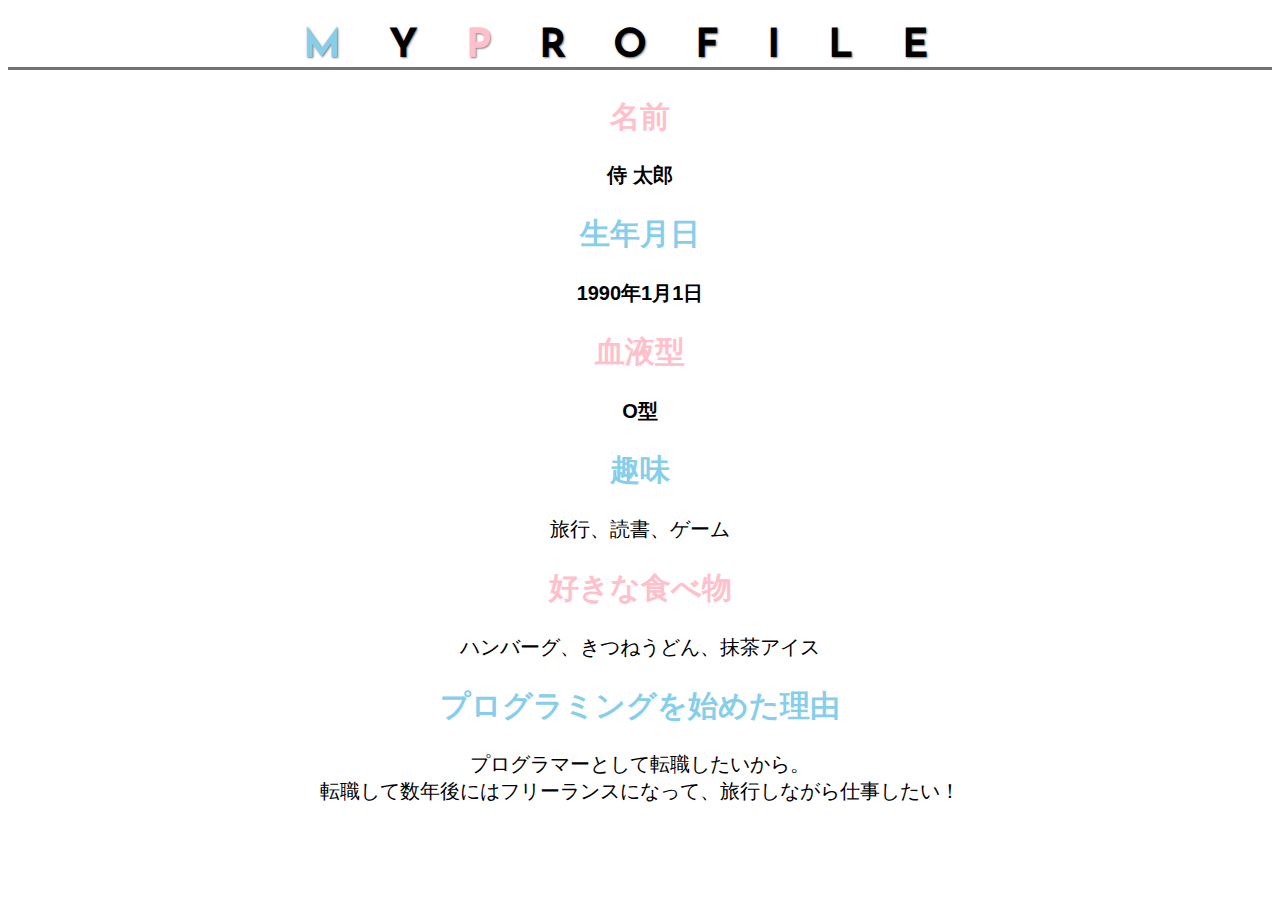
<file: kadai_014/kadai_014.html>
<!DOCTYPE html>
<html>
  <head>
    <title>14章課題</title>
    <meta name="description" content="説明文です">
    <meta charset="utf-8">
    <!-- 以下の1行で外部のCSSファイルを読み込みます -->
    <link rel="stylesheet" href="style.css">
    <!-- ここでGoogle Fontsを読み込みます -->
    <link rel="preconnect" href="https://fonts.googleapis.com">
    <link rel="preconnect" href="https://fonts.gstatic.com" crossorigin>
    <link href="https://fonts.googleapis.com/css2?family=Josefin+Sans:ital,wght@0,100..700;1,100..700&display=swap" rel="stylesheet">
  </head>
  <body>
    <h1 class="text-center google-fonts decoration">
      <span class="text-skyblue">M</span>Y<span class="text-pink">P</span>ROFILE
    </h1>
    <div id="parent">
      <h2 class="text-pink text-center">名前</h2>
      <p class="text-center">侍 太郎</p>
      <h2 class="text-skyblue text-center">生年月日</h2>
      <p class="text-center">1990年1月1日</p>
      <h2 class="text-pink text-center">血液型</h2>
      <p class="text-center">O型</p>
    </div> 
    <h2 class="text-skyblue text-center">趣味</h2>
    <p class="text-center">旅行、読書、ゲーム</p>
    <h2 class="text-pink text-center">好きな食べ物</h2>
    <p class="text-center">ハンバーグ、きつねうどん、抹茶アイス</p>
    <h2 class="text-skyblue text-center">プログラミングを始めた理由</h2>
    <p class="text-center">プログラマーとして転職したいから。<br>
      転職して数年後にはフリーランスになって、旅行しながら仕事したい！
    </p>
  </body>
</html>
</file>
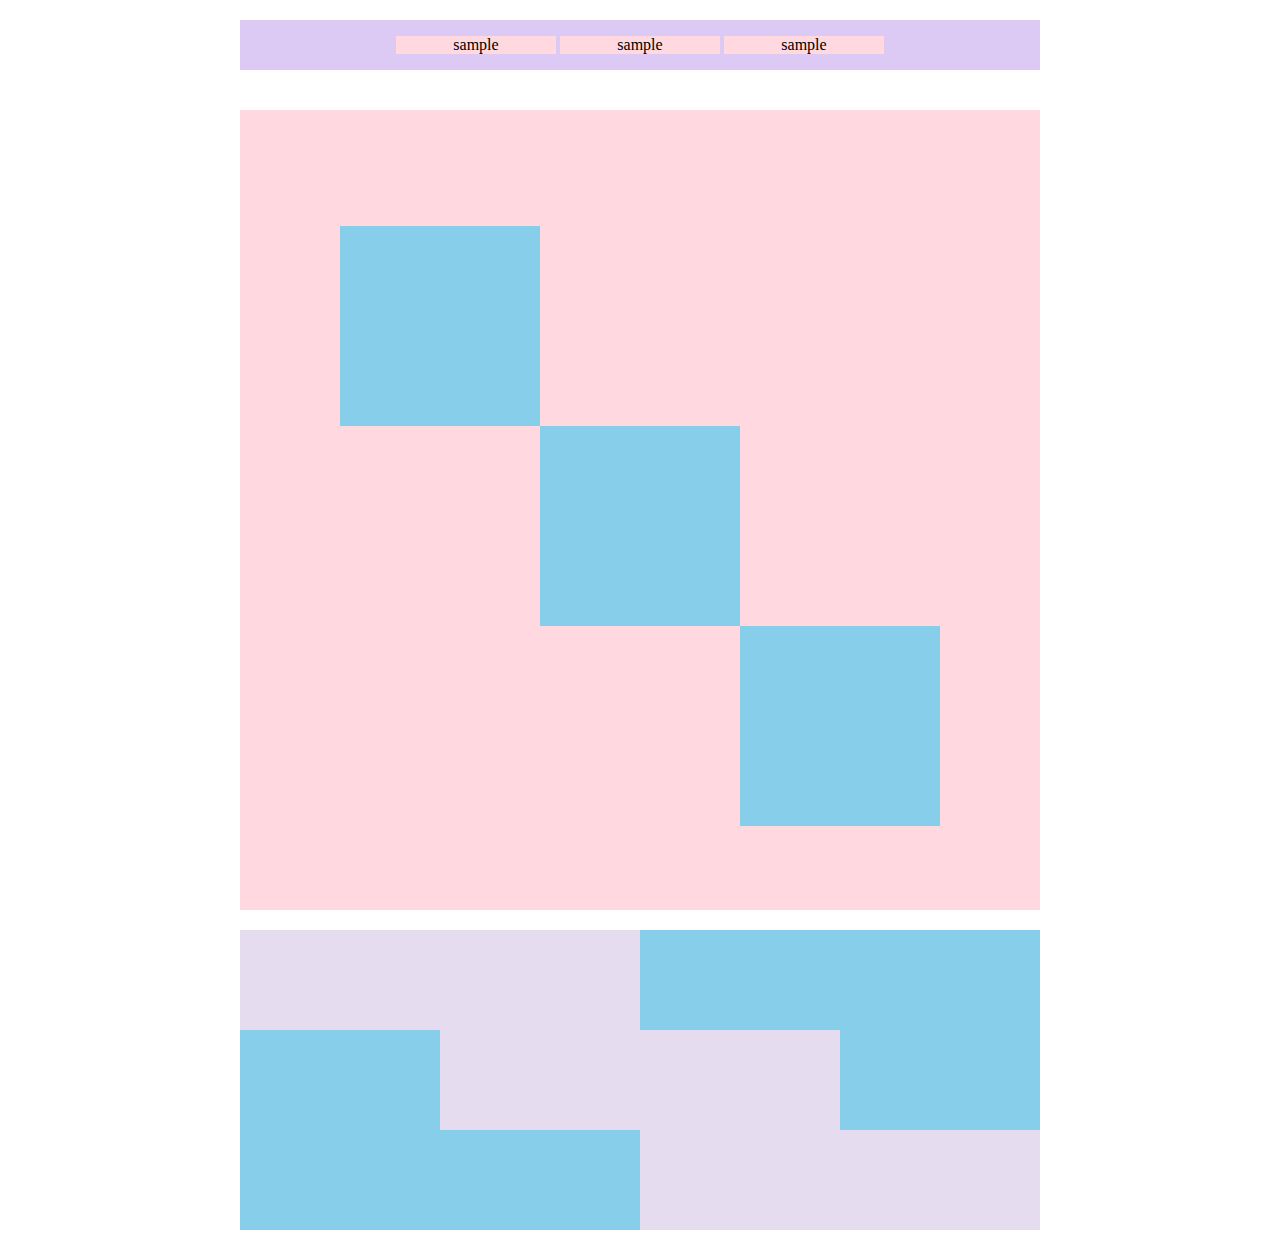
<file: kadai_018/kadai_018.html>
<!DOCTYPE html>
  <html>
    <head>
     <title>18章課題</title>
     <meta name="description" content="このページは18章の課題です。">
     <meta charset="utf-8">
  <!-- 以下の1行で外部のCSSファイルを読み込みます -->
  <link rel="stylesheet" href="style.css">
</head>
<body>
    <div class="top">
        <p class="top-child">sample</p>
        <p class="top-child">sample</p>
        <p class="top-child">sample</p>
      </div>
    <div class="middle">
        <p id="middle-child01"></p>
        <p id="middle-child02"></p>
        <p id="middle-child03"></p>
      </div>
      <div id="bottom">
        <div id="bottom-child01"></div>
        <div id="bottom-child02"></div>
        <div id="bottom-child03"></div>
    </div>



</body>
</html>
</file>
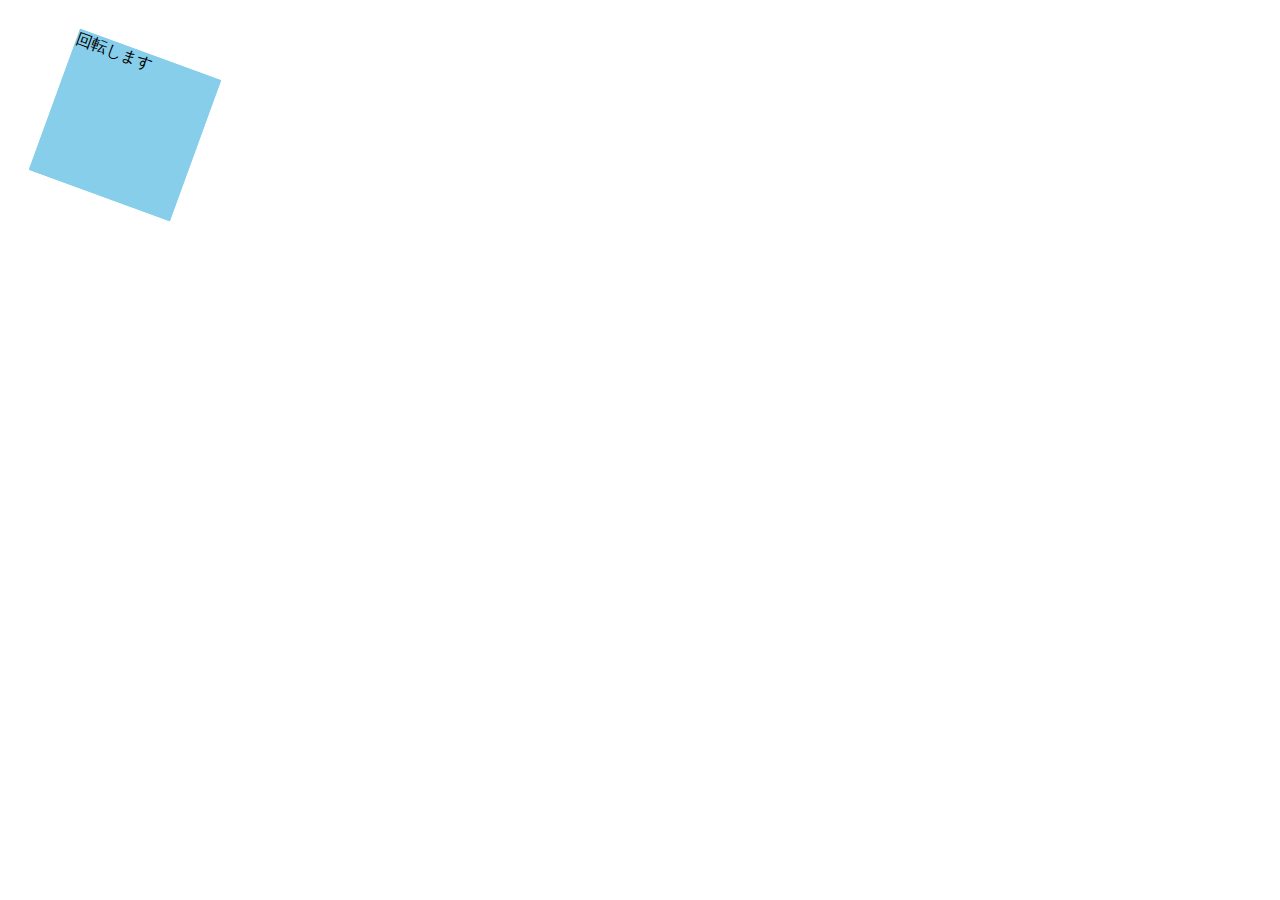
<file: kadai_mdn_css/mdn.html>
<!DOCTYPE html>
<html>

<head>
    <style>
        div {
            position: absolute;
            left: 50px;
            top: 50px;
            width: 150px;
            height: 150px;
            background-color: skyblue;
            transform: rotate(20deg);
        }
        </style>
</head>

<body>
    <div>
        回転します
    </div>
    <div class="rotated">
        回転します
    </div>

</body>

</html>
</file>
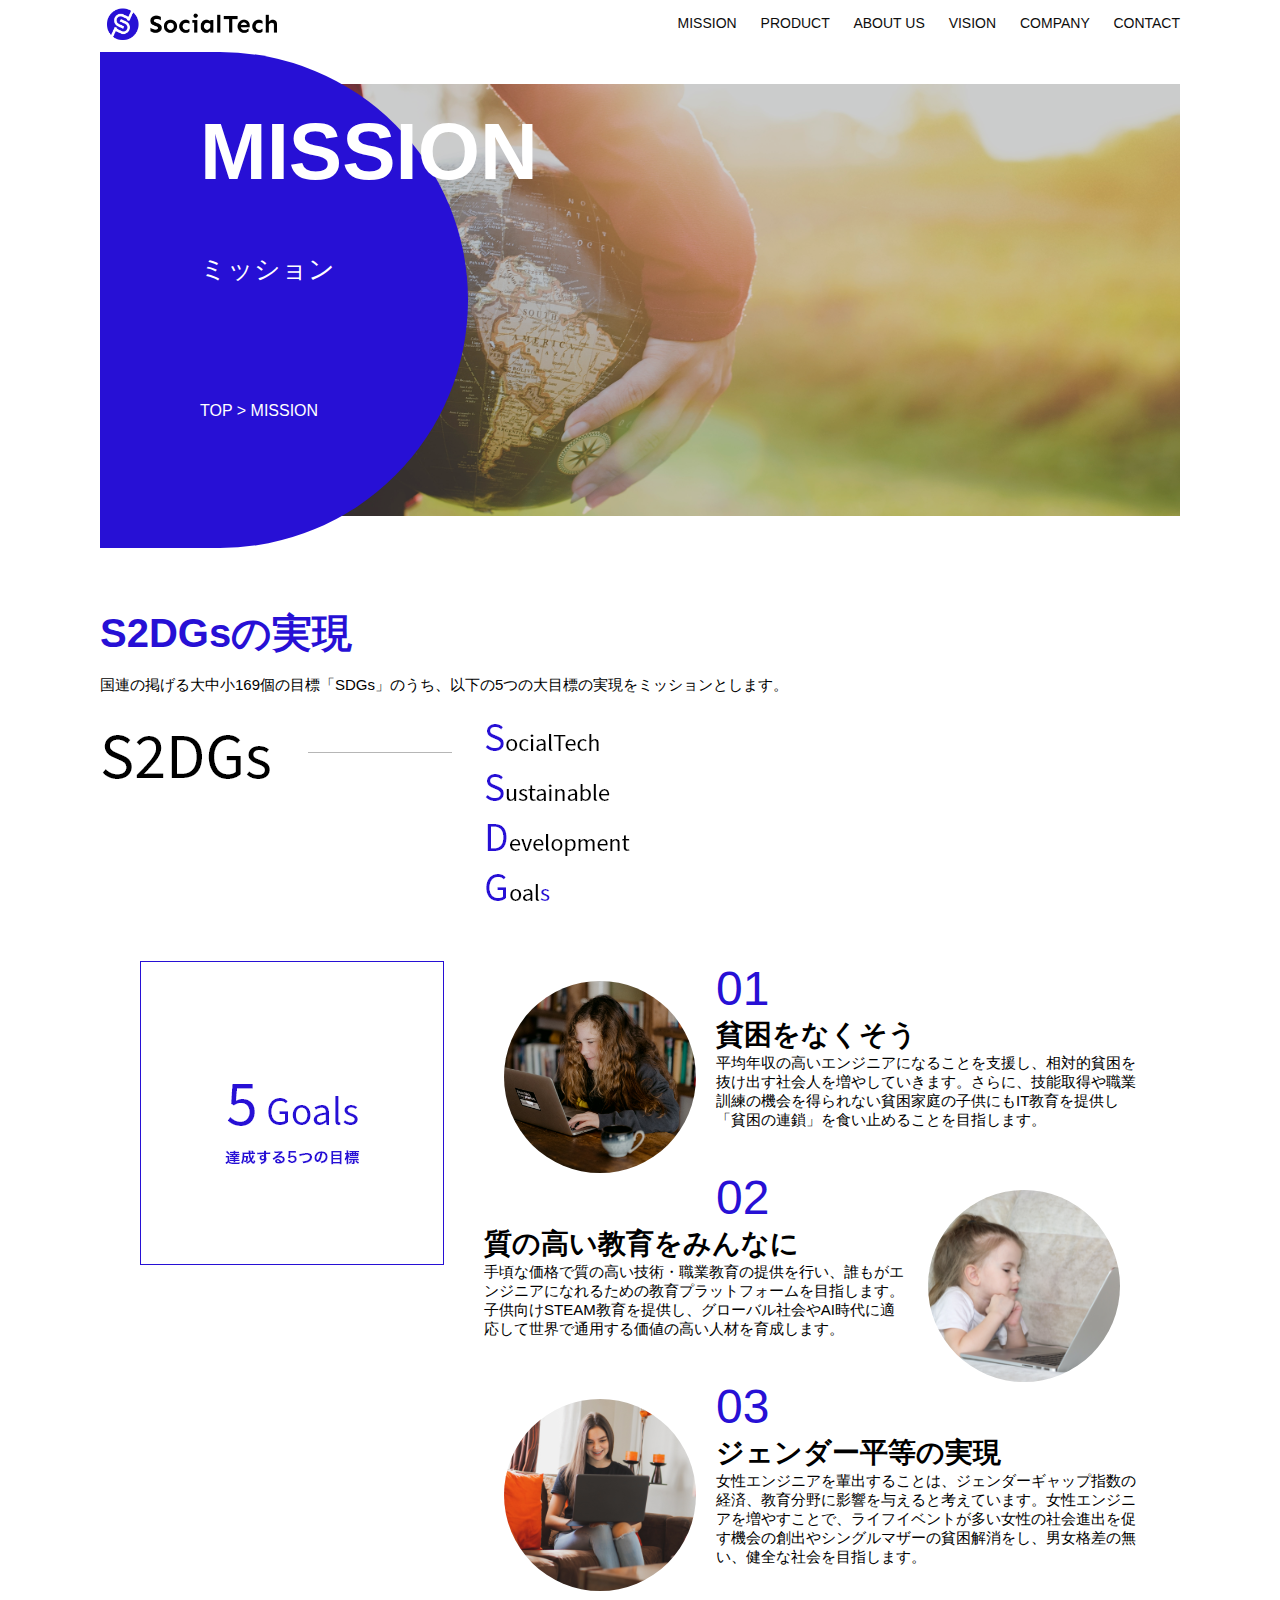
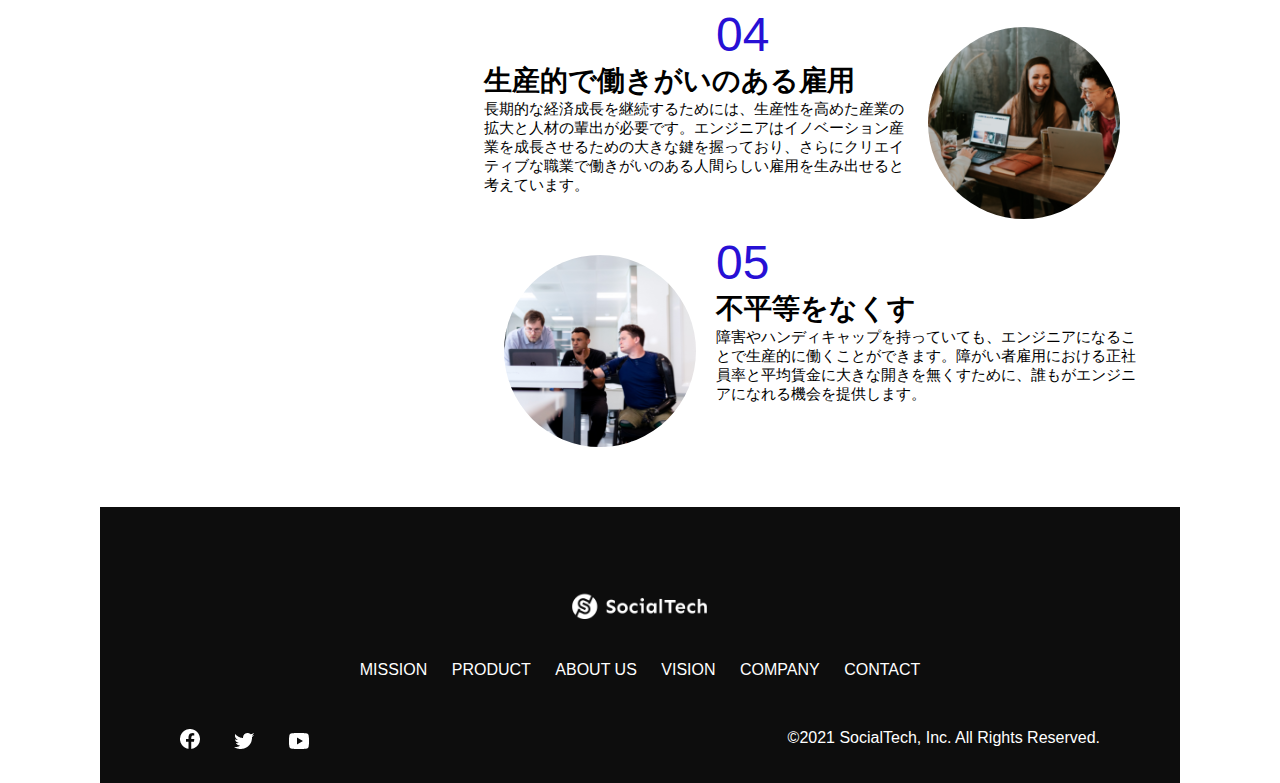
<file: socialtech/mission.html>
<!DOCTYPE html>
  <html>
  <head>
    <title>SocialTech - MISSION ミッション -</title>
    <meta charset="UTF-8">
    <meta name="description" content="SocialTechが目指す5つの目標（S2DGs）を紹介します">
    <meta name="viewport" content="width=device-width, initial-scale=1.0">
    <link rel="stylesheet" href="style.css">
  </head>
 
  <body>
    <!-- ヘッダー -->
    <header>
      <!-- ロゴ -->
      <a href="index.html" id="logo"><img src="images/logo.png" alt="トップページに戻る"></a>
  
      <!-- PC用ナビゲーション -->
      <nav id="nav-pc">
        <a href="mission.html">MISSION</a>
        <a href="product.html">PRODUCT</a>
        <a href="index.html#aboutus">ABOUT US</a>
        <a href="index.html#vision">VISION</a>
        <a href="index.html#company">COMPANY</a>
        <a href="index.html#contact">CONTACT</a>
      </nav>
  
      <!-- スマホ用メニューボタン -->
      <img id="menu-sp" src="images/button-menu.png" alt="ナビゲーションを開く" onclick="document.getElementById('nav-sp').style.display = 'block'">
  
      <!-- スマホ用ナビゲーション -->
      <nav id="nav-sp">
        <img id="close" src="images/button-close.png" alt="ナビゲーションを閉じる" onclick="document.getElementById('nav-sp').style.display = 'none'">
        <a id="logo-sp" href="index.html" onclick="document.getElementById('nav-sp').style.display = 'none'"><img
            src="images/logo-sp.png" alt="トップページに戻る"></a>
        <a class="menu" href="mission.html" onclick="document.getElementById('nav-sp').style.display = 'none'">MISSION</a>
        <a class="menu" href="product.html" onclick="document.getElementById('nav-sp').style.display = 'none'">PRODUCT</a>
        <a class="menu" href="index.html#aboutus" onclick="document.getElementById('nav-sp').style.display = 'none'">ABOUT
          US</a>
        <a class="menu" href="index.html#vision"
          onclick="document.getElementById('nav-sp').style.display = 'none'">VISION</a>
        <a class="menu" href="index.html#company"
          onclick="document.getElementById('nav-sp').style.display = 'none'">COMPANY</a>
        <a class="menu" href="index.html#contact"
          onclick="document.getElementById('nav-sp').style.display = 'none'">CONTACT</a>
        <div id="sns">
          <a href="https://www.facebook.com/sejuku2013"><img src="images/button-facebook.png" alt="Facebookのリンク"></a>
          <a href="https://twitter.com/samuraijuku"><img src="images/button-twitter.png" alt="Twitterのリンク"></a>
          <a href="https://www.youtube.com/channel/UCCFOQO5aDK0xXam4cUQXT8g"><img src="images/button-youtube.png" alt="YouTubeのリンク"></a>
        </div>
      </nav>
    </header>
    <main>
      <article>
        <section id="mission-main">
            <div id="mission-title">
              <h1>MISSION</h1>
              <span>ミッション</span>
              <div>TOP > MISSION</div>
            </div>
          </section>
          <secton id="mission-s2dgs">
            <h2 class="mission-h2">S2DGsの実現</h2>
            <p>国連の掲げる大中小169個の目標「SDGs」のうち、以下の5つの大目標の実現をミッションとします。</p>
            <img src="images/mission/mission-s2dgs.png" alt="S2DGs">
          </secton>
           <section id="mission-5goals">
            <div>
              <img id="s2dgs-image" src="images/mission/mission-5goals.png" alt="5Goals">
            </div>
            <div>
              <div>
                <img class="fivegoals-image-left" src="images/mission/mission-5goals01.png" alt="PCを操作する女の子">
                <span class="fivegoals-number">01</span>
                <h3 class="fivegoals-h3">貧困をなくそう</h3>
                <p class="fivegoals-p">
                  平均年収の高いエンジニアになることを支援し、相対的貧困を抜け出す社会人を増やしていきます。さらに、技能取得や職業訓練の機会を得られない貧困家庭の子供にもIT教育を提供し「貧困の連鎖」を食い止めることを目指します。
                </p>
              </div>

              <div>
                <img class="fivegoals-image-right" src="images/mission/mission-5goals02.png" alt="PCを見つめる小さい女の子">
                <span class="fivegoals-number">02</span>
                <h3 class="fivegoals-h3">質の高い教育をみんなに</h3>
                <p class="fivegoals-p">
                  手頃な価格で質の高い技術・職業教育の提供を行い、誰もがエンジニアになれるための教育プラットフォームを目指します。子供向けSTEAM教育を提供し、グローバル社会やAI時代に適応して世界で通用する価値の高い人材を育成します。
                </p>
              </div>
      
              <div>
                <img class="fivegoals-image-left" src="images/mission/mission-5goals03.png" alt="PCを操作する女性">
                <span class="fivegoals-number">03</span>
                <h3 class="fivegoals-h3">ジェンダー平等の実現</h3>
                <p class="fivegoals-p">
                  女性エンジニアを輩出することは、ジェンダーギャップ指数の経済、教育分野に影響を与えると考えています。女性エンジニアを増やすことで、ライフイベントが多い女性の社会進出を促す機会の創出やシングルマザーの貧困解消をし、男女格差の無い、健全な社会を目指します。
                </p>
              </div>
      
              <div>
                <img class="fivegoals-image-right" src="images/mission/mission-5goals04.png" alt="笑顔で話し合う3人の男女">
                <span class="fivegoals-number">04</span>
                <h3 class="fivegoals-h3">生産的で働きがいのある雇用</h3>
                <p class="fivegoals-p">
                  長期的な経済成長を継続するためには、生産性を高めた産業の拡大と人材の輩出が必要です。エンジニアはイノベーション産業を成長させるための大きな鍵を握っており、さらにクリエイティブな職業で働きがいのある人間らしい雇用を生み出せると考えています。
                </p>
              </div>
      
              <div>
                <img class="fivegoals-image-left" src="images/mission/mission-5goals05.png" alt="障害を持つ男性が生き生きと働く様子">
                <span class="fivegoals-number">05</span>
                <h3 class="fivegoals-h3">不平等をなくす</h3>
                <p class="fivegoals-p">
                  障害やハンディキャップを持っていても、エンジニアになることで生産的に働くことができます。障がい者雇用における正社員率と平均賃金に大きな開きを無くすために、誰もがエンジニアになれる機会を提供します。
                </p>
              </div>
            </div>



           </section>
      </article>
      <footer>
        <div id="footer-logo">
          <img src="images/logo-sp.png" alt="SocialTech">
        </div>
        <div id="footer-link">
          <a href="mission.html">MISSION</a>
          <a href="product.html">PRODUCT</a>
          <a href="index.html#aboutus">ABOUT US</a>
          <a href="index.html#vision">VISION</a>
          <a href="index.html#company">COMPANY</a>
          <a href="index.html#contact">CONTACT</a>
        </div>
        <div id="sns-footer">
          <a href="https://www.facebook.com/sejuku2013"><img src="images/button-facebook.png" alt="Facebookのリンク"></a>
          <a href="https://twitter.com/samuraijuku"><img src="images/button-twitter.png" alt="Twitterのリンク"></a>
          <a href="https://www.youtube.com/channel/UCCFOQO5aDK0xXam4cUQXT8g"><img src="images/button-youtube.png" alt="YouTubeのリンク"></a>
          <span id="copyright">&copy;2021 SocialTech, Inc. All Rights Reserved. </span>
        </div>
      </footer>
    </main>
  </body>
 
  </html>
</file>
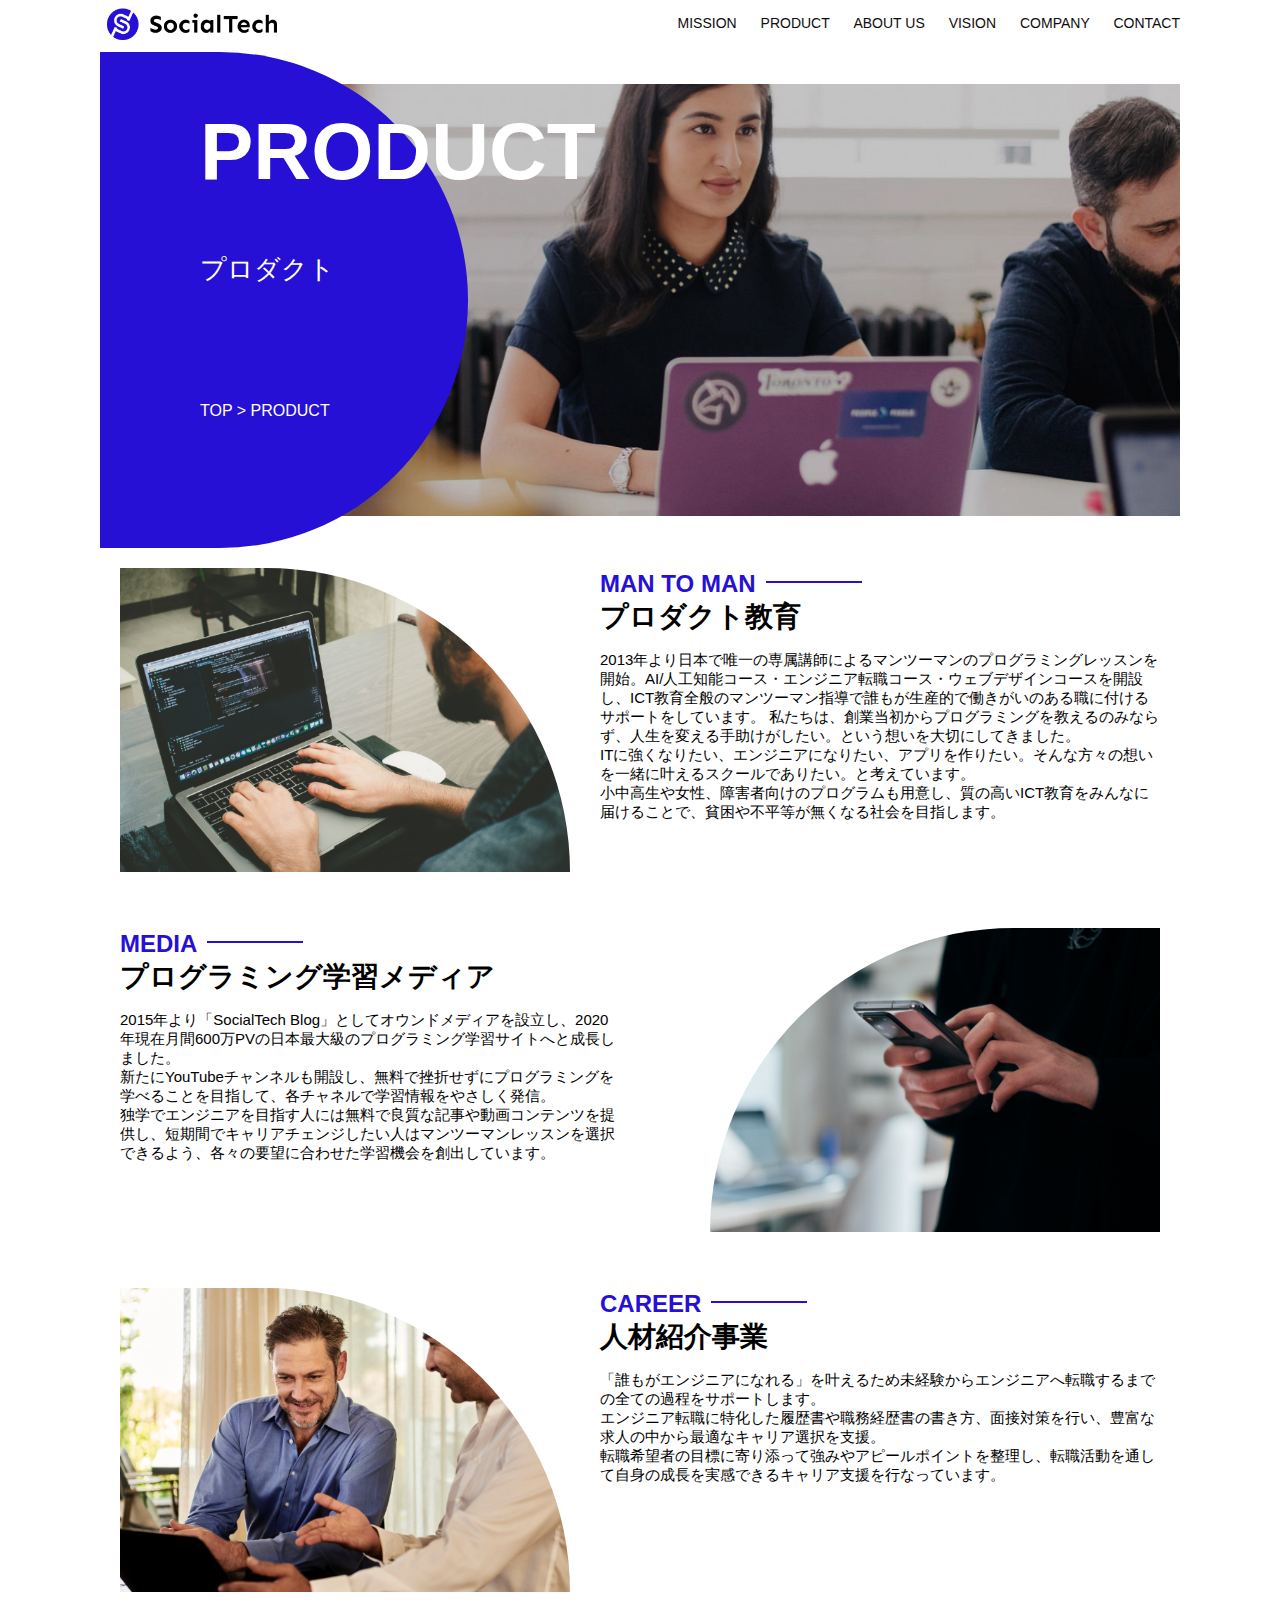
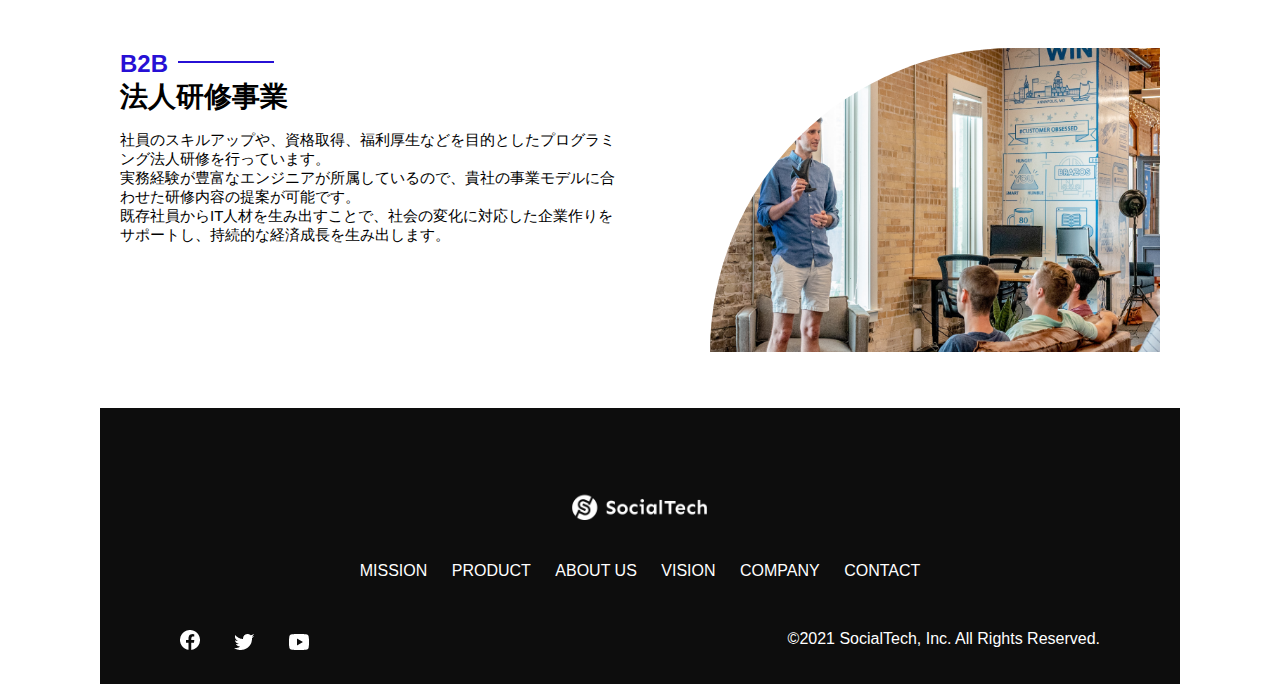
<file: socialtech/product.html>
<!DOCTYPE html>
  <html>
  <head>
    <title>SocialTech -PRODUCT プロダクト-</title>
    <meta charset="UTF-8">
    <meta name="description" content="SocialTechの4つのプロダクトを紹介します">
    <meta name="viewport" content="width=device-width, initial-scale=1.0">
    <link rel="stylesheet" href="style.css">
  </head>
  
  <body>
    <!-- ヘッダー -->
    <header>
      <!-- ロゴ -->
      <a href="index.html" id="logo"><img src="images/logo.png" alt="トップページに戻る"></a>
  
      <!-- PC用ナビゲーション -->
      <nav id="nav-pc">
        <a href="mission.html">MISSION</a>
        <a href="product.html">PRODUCT</a>
        <a href="index.html#aboutus">ABOUT US</a>
        <a href="index.html#vision">VISION</a>
        <a href="index.html#company">COMPANY</a>
        <a href="index.html#contact">CONTACT</a>
      </nav>
  
      <!-- スマホ用メニューボタン -->
      <img id="menu-sp" src="images/button-menu.png" alt="ナビゲーションを開く" onclick="document.getElementById('nav-sp').style.display = 'block'">
  
      <!-- スマホ用ナビゲーション -->
      <nav id="nav-sp">
        <img id="close" src="images/button-close.png" alt="ナビゲーションを閉じる" onclick="document.getElementById('nav-sp').style.display = 'none'">
        <a id="logo-sp" href="index.html" onclick="document.getElementById('nav-sp').style.display = 'none'"><img
            src="images/logo-sp.png" alt="トップページに戻る"></a>
        <a class="menu" href="mission.html" onclick="document.getElementById('nav-sp').style.display = 'none'">MISSION</a>
        <a class="menu" href="product.html" onclick="document.getElementById('nav-sp').style.display = 'none'">PRODUCT</a>
        <a class="menu" href="index.html#aboutus" onclick="document.getElementById('nav-sp').style.display = 'none'">ABOUT
          US</a>
        <a class="menu" href="index.html#vision"
          onclick="document.getElementById('nav-sp').style.display = 'none'">VISION</a>
        <a class="menu" href="index.html#company"
          onclick="document.getElementById('nav-sp').style.display = 'none'">COMPANY</a>
        <a class="menu" href="index.html#contact"
          onclick="document.getElementById('nav-sp').style.display = 'none'">CONTACT</a>
        <div id="sns">
          <a href="https://www.facebook.com/sejuku2013"><img src="images/button-facebook.png" alt="Facebookのリンク"></a>
          <a href="https://twitter.com/samuraijuku"><img src="images/button-twitter.png" alt="Twitterのリンク"></a>
          <a href="https://www.youtube.com/channel/UCCFOQO5aDK0xXam4cUQXT8g"><img src="images/button-youtube.png" alt="YouTubeのリンク"></a>
        </div>
      </nav>
    </header>
    <main>
      <article>
        <section id="product-main">
            <div id="product-title">
                <h1>PRODUCT</h1>
                <span>プロダクト</span>
                <div>TOP > PRODUCT</div>
            </div>
        </section>
         <section class="product-section1">
            <img src="images/product/product-mantoman.png" alt="PCでコードを書く男性">
            <div>
                <h2 class="product-h2">MAN TO MAN</h2>
                <h3 class="product-h3">プロダクト教育</h3>
                <p>2013年より日本で唯一の専属講師によるマンツーマンのプログラミングレッスンを開始。AI/人工知能コース・エンジニア転職コース・ウェブデザインコースを開設し、ICT教育全般のマンツーマン指導で誰もが生産的で働きがいのある職に付けるサポートをしています。
                    私たちは、創業当初からプログラミングを教えるのみならず、人生を変える手助けがしたい。という想いを大切にしてきました。<br>ITに強くなりたい、エンジニアになりたい、アプリを作りたい。そんな方々の想いを一緒に叶えるスクールでありたい。と考えています。<br>小中高生や女性、障害者向けのプログラムも用意し、質の高いICT教育をみんなに届けることで、貧困や不平等が無くなる社会を目指します。</p>                   
            </div>
         </section>
         <section class="product-section2">
            <div>
                <h2 class="product-h2">MEDIA</h2>
                <h3 class="product-h3">プログラミング学習メディア</h3>
                <p>2015年より「SocialTech
                    Blog」としてオウンドメディアを設立し、2020年現在月間600万PVの日本最大級のプログラミング学習サイトへと成長しました。<br>新たにYouTubeチャンネルも開設し、無料で挫折せずにプログラミングを学べることを目指して、各チャネルで学習情報をやさしく発信。<br>独学でエンジニアを目指す人には無料で良質な記事や動画コンテンツを提供し、短期間でキャリアチェンジしたい人はマンツーマンレッスンを選択できるよう、各々の要望に合わせた学習機会を創出しています。
                </p>
            </div>
            <img src="images/product/product-media.png" alt="スマートフォンを操作する人">
         </section>
         <section class="product-section1">
            <img src="images/product/product-career.png" alt="笑顔で話し合う2人の男性">
            <div>
                <h2 class="product-h2">CAREER</h2>
                <h3 class="product-h3">人材紹介事業</h3>
                <p>
                    「誰もがエンジニアになれる」を叶えるため未経験からエンジニアへ転職するまでの全ての過程をサポートします。<br>エンジニア転職に特化した履歴書や職務経歴書の書き方、面接対策を行い、豊富な求人の中から最適なキャリア選択を支援。<br>転職希望者の目標に寄り添って強みやアピールポイントを整理し、転職活動を通して自身の成長を実感できるキャリア支援を行なっています。<br>
                </p>
            </div>
         </section>
         <section class="product-section2">
            <div>
                <h2 class="product-h2">B2B</h2>
                <h3 class="product-h3">法人研修事業</h3>
                <p>
                  社員のスキルアップや、資格取得、福利厚生などを目的としたプログラミング法人研修を行っています。<br>実務経験が豊富なエンジニアが所属しているので、貴社の事業モデルに合わせた研修内容の提案が可能です。<br>既存社員からIT人材を生み出すことで、社会の変化に対応した企業作りをサポートし、持続的な経済成長を生み出します。
                </p>
            </div>
            <img src="images/product/product-b2b.png" alt="講演中の男性とそれを聴く人々">

         </section>

      </article>
      <footer>
        <div id="footer-logo">
          <img src="images/logo-sp.png" alt="SocialTech">
        </div>
        <div id="footer-link">
          <a href="mission.html">MISSION</a>
          <a href="product.html">PRODUCT</a>
          <a href="index.html#aboutus">ABOUT US</a>
          <a href="index.html#vision">VISION</a>
          <a href="index.html#company">COMPANY</a>
          <a href="index.html#contact">CONTACT</a>
        </div>
        <div id="sns-footer">
          <a href="https://www.facebook.com/sejuku2013"><img src="images/button-facebook.png" alt="Facebookのリンク"></a>
          <a href="https://twitter.com/samuraijuku"><img src="images/button-twitter.png" alt="Twitterのリンク"></a>
          <a href="https://www.youtube.com/channel/UCCFOQO5aDK0xXam4cUQXT8g"><img src="images/button-youtube.png" alt="YouTubeのリンク"></a>
          <span id="copyright">&copy;2021 SocialTech, Inc. All Rights Reserved. </span>
        </div>
      </footer>
    </main>
  </body>
  
  </html>
</file>
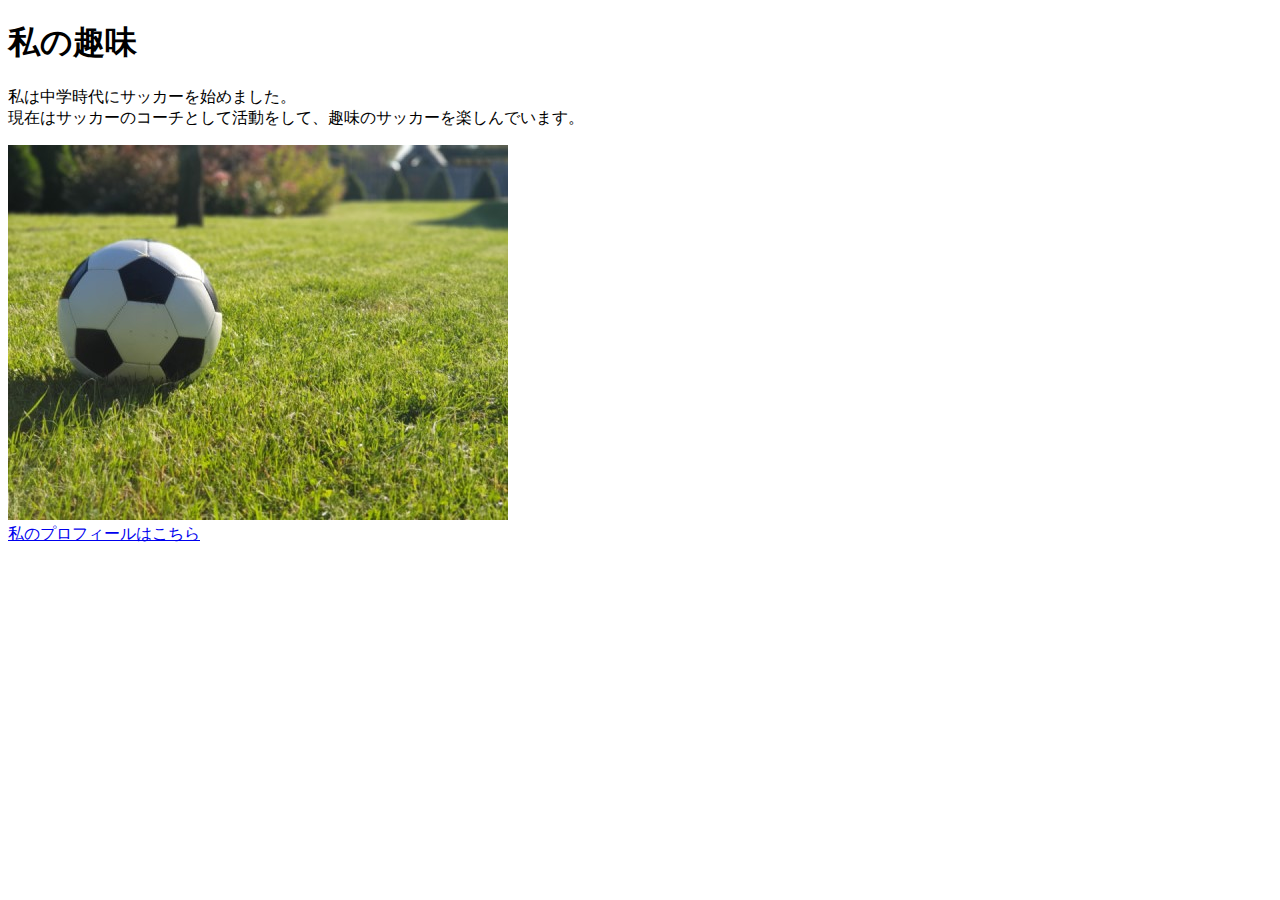
<file: kadai_005/html/kadai_005.html>
<!DOCTYPE html>
<html>
     <head>
<title>5章課題</title>
<meta name="description" content="このページは5章の課題です.">
   <meta charest="utf-8">
     </head>
     <body>
        <header>
            <h1>私の趣味</h1>
        </header>
            <main>
                <p>私は中学時代にサッカーを始めました。<br>
                   現在はサッカーのコーチとして活動をして、趣味のサッカーを楽しんでいます。</p>
            </main>
            <img src="../images/sample.jpg">
            <a href="https://twitter.com/samuraijuku"><br>私のプロフィールはこちら</a>
     </body>

</html>
</file>
<file: kadai_013/style.css>
/* PC、スマホ共通スタイル */
body {
  font-family: "Source Sans Pro", "Hiragino Kaku Gothic ProN", Meiryo, Arial,
    sans-serif;
}

p {
  font-size: 15px;
}

#main-visual>img {
  width: 100%;
}

/*================
PC用のスタイル 
=================*/
@media screen and (min-width: 768px) {
  /* 横幅設定 */
  body {
    max-width: 1080px;
    min-width: 960px;
    margin: 0 auto 0 auto;
  }

  /* ヘッダー */
  header {
    display: flex;
    justify-content: space-between;
  }

  /* ナビゲーションのレイアウト */
  #nav-pc {
    text-align: right;
    font-size: 14px;
    padding-top: 15px;
  }

  /* ナビゲーションのリンクの装飾設定 */
  #nav-pc>a {
    text-decoration: none;
    margin-left: 20px;
  }

  #nav-pc>a:link {
    color: #0d0d0d;
  }

  #nav-pc>a:visited {
    color: #0d0d0d;
  }

  #nav-pc>a:hover {
    color: #0d0d0d;
    text-decoration: underline;
  }

  #nav-pc>a:active {
    color: #0d0d0d;
  }
}

@media only screen and (max-width: 767px){

  body {
    min-width: 375px;
    margin: 0;
  }

  #nav-pc {
    display: none;
  }

  #menu-sp {
    float: right;
    padding: 0;
  }

  #nav-sp {
    background-color: #ce933e;
    position: absolute;
    left: 0;
    top: 0;
    height: 100%;
    width: 100%;
    display: none;
    z-index: 100;
  }

  #close{
    position:absolute;
    top:20px;
    right:20px;
  }

  #logo-sp{
    margin:80px,0,30px,20px;
  }

  #nav-sp>a{
    display:block;
  }

  #nav-sp>a:link{
    color:#ffffff;
  }

  #nav-sp > a:visited	{
    color:#ffffff;
  }

  #nav-sp > a:hover{
    color:#ffffff;
    text-decoration:underline;
  }

  #nav-sp > a:active {
    color: #ffffff;
  }

  #nav-sp > .menu{
    text-decoration: none;
    display: block;
    margin:0 20px 0 20px;
    height: 44px;
    font-size: 16px;
    background-image: url("images/arrow.png");
    background-repeat: no-repeat;
    background-position: right top;
  }

}

@media only screen and (min-width: 768px) {
  #menu-sp {
    display: none;
  }
  #nav-sp {
    display: none;
  }
}
</file>
<file: socialtech-kadai_012/style.css>
/* PC、スマホ共通スタイル */
body {
  font-family: "Source Sans Pro", "Hiragino Kaku Gothic ProN", Meiryo, Arial,
    sans-serif;
}

p {
  font-size: 15px;
}

/*================
PC用のスタイル 
=================*/
/* 横幅設定 */
body {
  max-width: 1080px;
  min-width: 960px;
  margin: 0 auto 0 auto;
}

/* ヘッダー */
header {
  display: flex;
  justify-content: space-between;
}

/* ナビゲーションのレイアウト */
#nav-pc {
  text-align: right;
  font-size: 14px;
  padding-top: 15px;
}

/* ナビゲーションのリンクの装飾設定 */
#nav-pc>a {
  text-decoration: none;
  margin-left: 20px;
}

#nav-pc>a:link {
  color: #0d0d0d;
}

#nav-pc>a:visited {
  color: #0d0d0d;
}

#nav-pc>a:hover {
  color: #0d0d0d;
  text-decoration: underline;
}

#nav-pc>a:active {
  color: #0d0d0d;
}

/* メインビジュアル*/
#main-visual {
  position: relative;
  height: 400px;
}

#main-message {
  position: absolute;
  top: 0;
  left: 0;
  background-color: #2710d5;
  color: #ffffff;
  border-radius: 0 0 476px 0;
  max-width: 620px;
  height: 100%;
  width: 100%;
  z-index: 11;
}

#main-message>h1 {
  font-size: 60px;
  font-weight: bold;
  margin: 100px 0 0 50px;
}

#main-message>p {
  font-size: 28px;
  margin: 0 0 0 50px;
}

#main-visual>img {
  max-width: 620px;
  border-radius: 476px 0 0 0;
  position: absolute;
  top: 0;
  right: 0;
  z-index: 10;
}

/* 見出し */
h2 {
  margin: 40px 0 0 0;
}

h2::after {
  content: url("images/line.png");
  margin-left: 10px;
}

h3 {
  font-size: 27px;
}

/* ミッション */
#mission {
  margin: 80px auto 80px auto;
  width: 100%;
}

#mission-flex {
  width: 100%;
  display: flex;
}

#mission-flex>div {
  width: 50%;
  margin: 20px;
}

#mission-photo {
  width: 100%;
}

#s2dgs {
  margin-top: 50px;
}

/* プロダクト */
#product {
  background-color: #fafafa;
  width: 100%;
  margin: 80px 0 80px 0;
  padding: 10px 40px 0px 40px;
}

/* 外枠 */
#product>div {
  margin-top: 40px;
  display: flex;
}

/* 左のカラム */
#product-left {
  width: 50%;
  margin-right: 20px;
}

/* 右のカラム */
#product-right {
  width: 50%;
  margin-left: 20px;
  margin-top: 80px;
}

/* 画像＋説明の枠 */
#product-left>div {
  position: relative;
  height: 480px;
  margin-right: 20px;
}

#product-right>div {
  position: relative;
  height: 480px;
  margin-left: 20px;
}

/* 画像 */
.product-photo {
  width: 100%;
}

/* 説明文の枠 */
.product-explain {
  background-color: #ffffff;
  position: absolute;
  left: 0;
  top: 280px;
  margin: 0 40px 0 40px;
  padding: 20px;
  box-shadow: 5px 5px 10px rgba(0, 0, 0, 0.05);
}

/* 説明文の英語 */
.product-explain>span {
  color: #2710d5;
  font-weight: bold;
  font-size: 16px;
  margin: 0;
}

/* 説明文の見出し */
.product-explain>h3 {
  margin: 5px 0 5px 0;
}

/* 説明文 */
.product-explain>p {
  margin: 0;
}

/* 「もっとみる」ボタン */
#product-more {
  margin: 0 auto -42px auto;
}

/* ABOUT US */
#aboutus {
  margin: 80px auto 80px auto;
}

/* 3つの組織文化と画像を入れる枠 */
#aboutus>div {
  display: flex;
}

/* 画像 */
.culture-img {
  width: 100%;
  align-self: flex-start;
}

.culture-img2 {
  margin-top: 50px;
  width: 100%;
}

/* 3つの組織文化の表 */
.culture-table {
  max-width: 500px;
  margin-right: 50px;
}

/* 番号 */
.culture-num {
  font-size: 80px;
  color: #2710d5;
  margin: 0 20px 0 0;
}

/* 組織文化英語 */
.culture-en {
  color: #2710d5;
  font-weight: bold;
  font-size: 24px;
  display: block;
}

/* 組織文化日本語 */
.culture-jp {
  font-size: 28px;
  font-weight: bold;
}

/* 説明文 */
.culture-description {
  margin: 0;
}

/* ビジョン */
#vision {
  margin: 80px auto 80px auto;
}

/* セクション内の外枠 */
#vision>div {
  width: 100%;
  display: flex;
  justify-content: space-between;
  flex-wrap: wrap;
}

/* 7つの行動指針の枠 */
.vision-box {
  width: 300px;
  height: 300px;
  margin-bottom: 30px;
  position: relative;
}

.vision-box>img {
  width: 100%;
  height: auto;
  position: absolute;
  top: 0;
  left: 0;
  z-index: 30;
}

.vision-box>span {
  position: absolute;
  top: 0;
  left: 0;
  z-index: 31;
  margin-right: 20px;
}

.vision-box>span>h4 {
  color: #2710d5;
  font-size: 19px;
  margin: 80px 0 0 0;
  Ï
}

.vision-box>span>h4::first-letter {
  font-size: 40px;
}

.vision-box>span>h5 {
  font-size: 20px;
  margin: 0 0 0 0;
}

.vision-box>span>p {
  margin: 10px 0 0 0;
}

/* 会社概要 */
#company {
  margin: 80px auto 80px auto;
}

#company-table {
  width: 100%;
}

.tableheader {
  text-align: left;
  padding: 20px;
  border-bottom-color: #2710d5;
  border-bottom-width: 1px;
  border-bottom-style: solid;
  width: 100px;
}

.tableheader-first {
  text-align: left;
  padding: 20px;
  border-bottom-color: #2710d5;
  border-bottom-width: 1px;
  border-bottom-style: solid;
  border-top-color: #2710d5;
  border-top-width: 1px;
  border-top-style: solid;
  width: 100px;
}

.cell {
  padding: 30px;
  border-bottom-color: #ececec;
  border-bottom-width: 1px;
  border-bottom-style: solid;
}

.cell-first {
  padding: 30px;
  border-bottom-color: #ececec;
  border-bottom-width: 1px;
  border-bottom-style: solid;
  border-top-color: #ececec;
  border-top-width: 1px;
  border-top-style: solid;
}

#company>iframe {
  width: 100%;
  height: 368px;
  margin-top: 40px;
}

/* お問い合わせ */
#contact {
  margin: 80px auto 80px auto;
}

/* 外枠 */
#contact>form>div {
  display: flex;
  flex-direction: row;
  flex-wrap: wrap;
  padding-bottom: 30px;
}

/* 左列の見出し */
.contact-heading {
  width: 240px;
  align-self: center;
}

/* 見出しのラベル */
.contact-label {
  font-weight: bold;
}

/* 必須 */
.contact-span {
  color: #ce2222;
  margin: 0 0 0 20px;
  font-weight: bold;
}

/* テキストボックス */
.contact-textbox {
  border-top: 0;
  border-left: 0;
  border-right: 0;
  border-bottom-width: 1px;
  border-bottom-color: #707070;
  border-bottom-style: solid;
  background-color: #fafafa;
  width: 400px;
  height: 56px;
}

/* お問い合わせ内容のテキストエリア */
.contact-textarea {
  border-top: 0;
  border-left: 0;
  border-right: 0;
  border-bottom-width: 1px;
  border-bottom-color: #707070;
  border-bottom-style: solid;
  background-color: #fafafa;
  width: 400px;
  height: 200px;
}

/* 個人情報の取り扱い */
details {
  width: 700px;
}

details>div {
  background-color: #fafafa;
  padding: 20px;
}

details>div>span {
  font-weight: bold;
}

/* フッター */
footer {
  background-color: #0d0d0d;
  text-align: center;
  padding: 80px 80px 30px 80px;
}

#footer-logo {
  margin-bottom: 30px;
}

#footer-link {
  margin-bottom: 50px;
}
#footer-link > a {
  text-decoration: none;
  margin: 10px;
}
#footer-link > a:link {
  color: #ffffff;
}
#footer-link > a:visited {
  color: #ffffff;
}
#footer-link > a:hover {
  color: #ffffff;
  text-decoration: underline;
}
#footer-link > a:active {
  color: #ffffff;
}

#sns-footer {
  text-align: left;
  width: 100%;
}

#sns-footer > a {
  margin-right: 30px;
}

#copyright {
  color: #ffffff;
  float: right;
}

#cases {
  margin-top: 40px;
  margin-bottom: 40px;
  width: 100%;
}

.ul{
  display: flex;
}

ul {
  display: flex;
  list-style-type: none;
  justify-content: space-between;
}

 li {
  flex-basis: 33%;
  margin: 20px;
}

.case-card {
  background-color: #ffffff;
  min-height: 400px;
  box-shadow: 5px 5px 15px rgba(0, 0, 0, 0.2);
}

.case-img {
  width: 100%;
}

.case-info {
  padding: 10px 20px 10px 20px;
}

.case-name {
  color: #2710d5;
  font-size: 19px;
}

.case-content {
  font-size: 14px;
}
</file>
<file: socialtech/style.css>
body {
    font-family: "Source Sans Pro", "Hiragino Kaku Gothic ProN", Meiryo, Arial, sans-serif;
  }
  
  p {
    font-size: 15px;
  }

  @media screen and (min-width: 768px) {

  

      body {
        max-width: 1080px;
        min-width: 960px;
        margin: 0 auto 0 auto;
      }
      header {
        display: flex;
        justify-content: space-between;
      }
      #nav-pc {
        font-size: 14px;
        padding-top: 15px;
      }
      #nav-pc > a {
        text-decoration: none;
        margin-left: 20px;
      }
      #nav-pc > a:link {
        color: #0d0d0d;
      }
      #nav-pc > a:visited {
        color: #0d0d0d;
      }
      #nav-pc > a:hover {
        color: #0d0d0d;
        text-decoration: underline;
      }
      #nav-pc > a:active {
        color: #0d0d0d;
      }

      #nav-sp,
      #menu-sp {
        display: none;
      }

      #main-visual{
        position:relative;
        height: 400px;
      }
      #main-message {
        position: absolute;
        top: 0;
        left: 0;
        background-color: #2710d5;
        color: #ffffff;
        border-radius: 0 0 476px 0;
        max-width: 620px;
        height: 100%;
        width: 100%;
        z-index: 11;
      }
      #main-message>h1{
        font-size: 60px;
        font-weight: bold;
        margin:100px 0 0 50px;
      }
      #main-message>p{
        font-size:28px;
        margin:0 0 0 50px;
      }
      #main-visual > img {
        max-width: 620px;
        border-radius: 476px 0 0 0;
        position: absolute;
        top: 0;
        right: 0;
        z-index: 10;
      }
      h2{
        margin: 40px 0 0 0;
      }

      h2::after{
        content: url("images/line.png");
        margin-left: 10px;
      }
      h3{
        font-size: 27px;
      }
      #mission{
        margin: 80px auto 80px auto;
        width: 100%
      }
      #mission-flex{
        width: 100%;
        display: flex;
      }
      #mission-flex > div {
        width: 50%;
        margin: 20px;
      }
      
      #mission-photo {
        width: 100%;
      }
      
      #s2dgs {
        margin-top: 50px;
        width: 100%;
      }
      /* プロダクト */
      #product {
        background-color: #fafafa;
        margin: 80px 0 80px 0;
        padding: 10px 40px 0px 40px;
      }
      
      /* 外枠 */
      #product > div {
        margin-top: 40px;
        display: flex;
      }
      
      /* 左のカラム */
      #product-left {
        width: 50%;
        margin-right: 20px;
      }
      
      /* 右のカラム */
      #product-right {
        width: 50%;
        margin-left: 20px;
        margin-top: 80px;
      }
      
      /* 画像＋説明の枠 */
      #product-left > div {
        position: relative;
        height: 480px;
        margin-right: 20px;
      }
      #product-right > div {
        position: relative;
        height: 480px;
        margin-left: 20px;
      }
      .product-photo {
        width: 100%;
      }
      .product-explain {
        background-color: #ffffff;
        position: absolute;
        left: 0;
        top: 280px;
        margin: 0 40px 0 40px;
        padding: 20px;
        box-shadow: 5px 5px 10px rgba(0, 0, 0, 0.05);
      }
      
      /* 説明文の英語 */
      .product-explain > span {
        color: #2710d5;
        font-weight: bold;
        font-size: 16px;
        margin: 0;
      }
      
      /* 説明文の見出し */
      .product-explain > h3 {
        font-size: 20px;
        margin: 5px 0 5px 0;
      }
      
      /* 説明文 */
      .product-explain > p {
        font-size: 14px;
        margin: 0;
      }
      
      /* 「もっとみる」ボタン */
      #product-more {
        margin: 0 auto -42px auto;
      }

      #aboutus{
          margin:80px auto 80px auto;
      }

      #aboutus>div{
          display:flex ;
      }

      .culture-img{
          width:100%;
          align-self: flex-start;
      }

      .culture-img2 {
          margin-top: 50px;
          width: 100%;
      }

      .culture-table{
          margin-right: 50px;
        }

        .culture-num {
          font-size: 80px;
          color: #2710d5;
          margin: 0 20px 0 0;
        }
        
        /* 組織文化英語 */
        .culture-en {
          color: #2710d5;
          font-weight: bold;
          font-size: 24px;
          display: block;
        }
        
        /* 組織文化日本語 */
        .culture-jp {
          font-size: 28px;
          font-weight: bold;
        }
        
        /* 説明文 */
        .culture-description {
          margin: 0;
        }

        #vision{
          margin:80px auto 80px auto;
        }

        #vision>div{
          width:100%;
          display: flex;
          justify-content: space-between;
          flex-wrap: wrap;
        }

        .vision-box{
          width:300px;
          height:300px;
          margin-bottom:30px;
          position:relative;
        }

        .vision-box>img{
          width:100%;
          height:auto;
          position:absolute;
          top:0;
          left:0;
          z-index: 30;
        }

        .vision-box>span{
          position:absolute;
          top:0;
          left:0;
          z-index: 31;
          margin-right: 20px;
        }

        .vision-box>span>h4{
          color:#2710d5;
          font-size:19px;
          margin:80px 0 0 0;
        }

        .vision-box>span>h4::first-letter{
          font-size: 40px;
        }

        .vision-box>span>h5{
          font-size:20px;
          margin:0 0 0 0;
        }

        .vision-box>span>p{
          margin:10px 0 0 0;
        }

        #company {
            margin: 80px auto 80px auto;
         }
        #company-table{
            width:100%;
        }
        .tableheader{
          text-align:left;
          padding:20px;
          border: bottom color #2710d5;
          border-bottom-width:1px;
          border-bottom-style:solid;
          width:100px;
      }
      .tableheader-first{
          text-align:left;
          padding:20px;
          border-bottom-color:#2710d5;
          border-bottom-width: 1px;
          border-bottom-style: solid;
          border-top-color: #2710d5;
          border-top-width: 1px;
          border-top-style: solid;
          width: 100px;
      }
      .cell{
          padding:30px;
          border-bottom-color: #ececec;
          border-bottom-width: 1px;
          border-bottom-style: solid;
      }
      .cell-first{
          padding: 30px;
          border-bottom-color: #ececec;
          border-bottom-width: 1px;
          border-bottom-style: solid;
          border-top-color: #ececec;
          border-top-width: 1px;
          border-top-style: solid;
      }
      #company>iframe{
          width:100%;
          height: 368px;
          margin-top:40px;
      }

      #contact {
        margin: 80px auto 80px auto;
      }
      
      /* 外枠 */
      #contact > form > div {
        display: flex;
        flex-direction: row;
        flex-wrap: wrap;
        padding-bottom: 30px;
      }

      .contact-heading {
        width: 240px;
        align-self: center;
      }
      /* 見出しのラベル */
      .contact-label {
        font-weight: bold;
      }
      /* 必須 */
      .contact-span {
        color: #ce2222;
        margin: 0 0 0 20px;
        font-weight: bold;
      }

      .contact-textbox {
        border-top: 0;
        border-left: 0;
        border-right: 0;
        border-bottom-width: 1px;
        border-bottom-color: #707070;
        border-bottom-style: solid;
        background-color: #fafafa;
        width: 400px;
        height: 56px;
      }
      /* お問い合わせ内容のテキストエリア */
      .contact-textarea {
        border-top: 0;
        border-left: 0;
        border-right: 0;
        border-bottom-width: 1px;
        border-bottom-color: #707070;
        border-bottom-style: solid;
        background-color: #fafafa;
        width: 400px;
        height: 200px;
      }

      
     
      
      
        details {
          width: 700px;
        }
        details > div {
          background-color: #fafafa;
          padding: 20px;
        } 
        details > div > span {
          font-weight: bold;
        }
        footer{
          background-color:#0d0d0d;
          text-align:center;
          padding: 80px 80px 30px 80px;
        }
        #footer-logo{
          margin-bottom:30px;
        }
        #footer-link{
          margin-bottom:50px;
        }
        #footer-link>a{
          text-decoration:none;
          margin:10px;
        }
        #footer-link>a:link{
            color:#ffffff
        }
        #footer-link>a:visited{
            color:#ffffff
        }
        #footer-link > a:hover {
            color: #ffffff;
          text-decoration: underline;
        }
        #footer-link > a:active {
          color: #ffffff;
        }
        #sns-footer {
          text-align: left;
          width: 100%;
        }
      
        #sns-footer > a {
          margin-right: 30px;
        }
        
        #copyright {
          color: #ffffff;
          float: right;
        }

        #mission-main {
          height: 496px;
          width: 100%;
          background-image: url("images/mission/mission-main.png");
          background-repeat: no-repeat;
          background-position-y: center;
        }
      
        #mission-title {
          background-color: #2710d5;
          width: 368px;
          color: #ffffff;
          height: 496px;
          border-radius: 0 248px 248px 0;
          position: relative;
        }
      
        #mission-title > h1 {
          position: absolute;
          top: 0;
          left: 100px;
          font-size: 80px;
        }
      
        #mission-title > span {
          position: absolute;
          top: 200px;
          left: 100px;
          font-size: 26px;
        }
      
        #mission-title > div {
          position: absolute;
          top: 350px;
          left: 100px;
          font-size: 16px;
        }

        #mission-s2dgs {
          width: 100%;
          margin: 20px;
        }

        .mission-h2 {
          color: #2710d5;
          font-size: 40px;
        }
      
        .mission-h2::after {
          content: none;
        }

        #mission-5goals {
          margin: 20px;
          display: flex;
        }
      
        #mission-5goals > div {
          flex-grow: 1;
          padding: 20px;
        }
      
        #mission-5goals > div > div {
          margin-bottom: 40px;
        }
      
        .fivegoals-image-right {
          float: right;
          margin: 20px;
        }
      
        .fivegoals-image-left {
          float: left;
          margin: 20px;
        }
      
        .fivegoals-number {
          color: #2710d5;
          font-size: 48px;
          margin: 0;
        }
      
        .fivegoals-h3 {
          font-size: 28px;
          margin: 0;
        }
      
        .fivegoals-p {
          margin: 0;
        }

        #product-main {
          height: 496px;
          width: 100%;
          background-image: url("images/product/product-main.png");
          background-repeat: no-repeat;
          background-position-y: center;
        }
      
        #product-title {
          background-color: #2710d5;
          width: 368px;
          color: #ffffff;
          height: 496px;
          border-radius: 0 248px 248px 0;
          position: relative;
        }
        #product-title > h1 {
          position: absolute;
          top: 0;
          left: 100px;
          font-size: 80px;
        }
      
        #product-title > span {
          position: absolute;
          top: 200px;
          left: 100px;
          font-size: 26px;
        }
      
        #product-title > div {
          position: absolute;
          top: 350px;
          left: 100px;
          font-size: 16px;
        }

        .product-section1 {
          position: relative;
          margin: 20px;
          height: 340px;
        }

        .product-section1 > img {
          position: absolute;
          top: 0;
          left: 0;
          width: 450px;
          margin: 0 40px 30px 0;
          border-radius: 0 432px 0 0;
        }

        .product-section1  > div {
          position: absolute;
          top: 0;
          left: 480px;
        }

        .product-section2 {
          position: relative;
          margin: 20px;
          height: 340px;
        }

        .product-section2 > img {
          position: absolute;
          top: 0;
          right: 0;
          width: 450px;
          margin: 0 0 30px 40px;
          border-radius: 432px 0 0 0;
        }

        .product-section2 > div {
          width: 500px;
          position: absolute;
          top: 0;
          left: 0;
        }

        .product-h2 {
          color: #2710d5;
          font-size: 24px;
          margin: 0;
        }
      
        .product-h3 {
          font-size: 28px;
          margin: 0;
        }






    }









  @media screen and (max-width: 767px) {
    body {
      min-width: 375px;
      margin: 0;
    }
  
    /* PC用ナビゲーション非表示 */
    #nav-pc {
      display: none;
    }
  
    /* ハンバーガーメニュー */
    #menu-sp {
      float: right;
      padding: 0;
    }

    #nav-sp {
      background-color: #2710d5;
      position: absolute;
      left: 0;
      top: 0;
      height: 100%;
      width: 100%;
      display: none;
      z-index: 100;
    }

    #close {
      position: absolute;
      top: 20px;
      right: 20px;
    }
  
    /* ナビゲーションメニュー用ロゴ */
    #logo-sp {
      margin: 80px 0 30px 20px;
    }

    #nav-sp > a {
      display: block;
    }
    #nav-sp > a:link {
      color: #ffffff;
    }
    #nav-sp > a:visited {
      color: #ffffff;
    }
    #nav-sp > a:hover {
      color: #ffffff;
      text-decoration: underline;
    }
    #nav-sp > a:active {
      color: #ffffff;
    }
    #nav-sp > .menu {
      text-decoration: none;
      display: block;
      margin: 0 20px 0 20px;
      height: 44px;
      font-size: 16px;
      background-image: url("images/arrow.png");
      background-repeat: no-repeat;
      background-position: right top;
    }
  
    #sns {
     position: absolute;
     bottom: 20px;
     left: 20px;
   }
   #sns > a {
     margin-right: 30px;
   }

   #main-visual {
    position: relative;
    height: 470px;
    width: 100%;
    overflow: hidden;
  }
  #main-visual > div {
    position: absolute;
    top: 0;
    left: 0;
    background-color: #2710d5;
    color: white;
    border-radius: 0 0 476px 0;
    text-align: center;
    height: 280px;
    width: 100%;
    z-index: 11;
  }
  #main-visual > div > h1 {
    font-size: 28px;
    margin: 90px 0 0 0;
  }

  #main-visual > div > p {
    margin: 0;
  }

  #main-visual > img {
    width: 100%;
    border-radius: 476px 0 0 0;
    z-index: 10;
    position: absolute;
    bottom: 0;
    right: 0;
  }

  h2::after {
    content: url("images/line.png");
    margin-left: 10px;
  }

  h3 {
    font-size: 24px;
    margin: 10px 0 0 0;
  }



  #mission {
    margin: 20px;
  }

  #mission-photo {
    width: 100%;
  }

  #s2dgs {
    width: 100%;
  }

  #product {
    background-color: #fafafa;
    padding-top: 10px;
  }

  #product h2 {
    margin-left: 20px;
  }
  /* 外枠 */
  /* 左右のカラム　スマホでは縦並び */
  #product-left,
  #product-right {
    margin-right: 20px;
    margin-left: 20px;
  }

   #product-left > div,
   #product-right > div {
     position: relative;
     height: 540px;
   }
 
   /* 説明文の枠 */
   .product-explain {
     background-color: #ffffff;
     position: absolute;
     left: 0;
     bottom: 50px;
     padding: 20px;
     box-shadow: 5px 5px 10px rgba(0, 0, 0, 0.05);
   }
 
   .product-explain > span {
     color: #2710d5;
     font-weight: bold;
     font-size: 16px;
     margin: 0px;
   }
 
   .product-explain > h3 {
     margin: 10px 0 10px 0;
   }

   .product-photo {
    width: 100%;
   }

   #product-more > img {
    margin: 0 0 -42px 20px;
   }

   #aboutus {
    margin: 80px 20px 80px 20px;
  }

  #aboutus > div {
    display: flex;
    flex-direction: column;
  }

  .culture-table {
    width: 100%;
    padding-right: 20px;
    order: 2;
  }
  .culture-img {
    width: 100%;
    order: 1;
  }

  .culture-img2 {
    width: 100%;
  }

  .culture-num {
    font-size: 80px;
    color: #2710d5;
  }

  .culture-en {
    color: #2710d5;
    font-weight: bold;
    font-size: 24px;
    display: block;
  }

  .culture-jp {
    display: block;
  }

  .culture-description {
    margin: 0;
  }

  #vision{
    margin: 80px 20px 80px 20px;
  }

  .vision-box{
    width: 300px;
    height: 300px;
    margin-bottom: 300px;
    position: relative;
  }

  .vision-box > img {
    width: 100%;
    height: auto;
    position: absolute;
    top: 0;
    left: 0;
    z-index: 30;
  }

  .vision-box > span {
    position: absolute;
    top: 0;
    left: 0;
    z-index: 31;
    margin-right: 20px;
  }

  .vision-box > span > h4 {
    color: #2710d5;
    font-size: 19px;
    margin: 60px 0 0 0;
  }

  .vision-box > span > h5 {
    font-size: 20px;
    margin: 0 0 0 0;
  }
  .vision-box > span > p {
    margin: 10px 0 0 0;
  }

  #company {
    margin: 0 20px 0 20px;
  }

  #company {
    margin-bottom: 20px;
  }

  #company > table {
    width: 100%;
  }

  .tableheader-first {
    text-align: left;
    padding: 20px;
    border-bottom-color: #2710d5;
    border-bottom-width: 1px;
    border-bottom-style: solid;
    border-top-color: #2710d5;
    border-top-width: 1px;
    border-top-style: solid;
    width: 50px;
  }
  .tableheader {
    text-align: left;
    padding: 20px;
    border-bottom-color: #2710d5;
    border-bottom-width: 1px;
    border-bottom-style: solid;
    width: 50px;
  }

  .cell {
    padding: 20px;
    border-bottom-color: #ececec;
    border-bottom-width: 1px;
    border-bottom-style: solid;
  }
  .cell-first {
    padding: 20px;
    border-bottom-color: #ececec;
    border-bottom-width: 1px;
    border-bottom-style: solid;
    border-top-color: #ececec;
    border-top-width: 1px;
    border-top-style: solid;
  }

  #company > iframe {
    width: 100%;
    height: 240px;
    margin: 40px 0 0 0;
  }

  #contact {
    margin: 80px 20px 80px 20px;
  }

  #contact > h3 {
    margin-bottom: 20px;
  }

  #contact > form > div {
    margin-bottom: 20px;
  }

  .contact-hesding {
    margin-bottom: 20px;
  }
  .contact-label {
    font-weight: bold;
  }

  /* 必須 */
  .contact-span {
    color: #ce2222;
    margin: 0 0 0 20px;
    font-weight: bold;
  }

  .contact-textbox {
    height: 56px;
    border-top: 0;
    border-left: 0;
    border-right: 0;
    background-color: #fafafa;
    border-bottom-color: #707070;
    border-bottom-width: 1px;
    border-style: solid;
    min-width: 300px;
    width: 100%;
  }

  .contact-textarea {
    height: 150px;
    border-top: 0;
    border-left: 0;
    border-right: 0;
    background-color: #fafafa;
    width: 100%;
  }

  .radiobutton {
    margin-bottom: 20px;
  }

  .radiobutton + label::after {
    content: "\A";
    white-space: pre;
  }

  footer {
    background-color: #0d0d0d;
    padding: 30px 20px 50px 20px;
  }

  #footer-logo {
    margin-bottom: 30px;
  }

  #footer-link {
    margin-bottom: 50px;
  }
  #footer-link > a {
    text-decoration: none;
    margin: 0 20px 30px 0;
    display: block;
    background-image: url("images/arrow.png");
    background-repeat: no-repeat;
    background-position: right top;
  }
  #footer-link > a:link {
    color: #ffffff;
  }
  #footer-link > a:visited {
    color: #ffffff;
  }
  #footer-link > a:hover {
    color: #ffffff;
    text-decoration: underline;
  }
  #footer-link > a:active {
    color: #ffffff;
  }

  #sns-footer > a {
    margin-right: 30px;
  }

  #copyright {
    font-size: 12px;
    display: block;
    margin-top: 30px;
    color:#ffffff;
  }

  #mission-main {
    height: 256px;
    width: 100%;
    background-image: url("images/mission/mission-main.png");
    background-repeat: no-repeat;
    background-position-y: center;
    background-size: auto 208px;
  }

  #mission-title {
    background-color: #2710d5;
    width: 136px;
    color: #ffffff;
    height: 256px;
    border-radius: 0 248px 248px 0;
    position: relative;
  }
  #mission-title > h1 {
    position: absolute;
    top: 0;
    left: 20px;
    font-size: 40px;
  }

  #mission-title > span {
    position: absolute;
    top: 110px;
    left: 20px;
    font-size: 18px;
  }

  #mission-title > div {
    position: absolute;
    top: 180px;
    left: 20px;
    font-size: 13px;
  }

  #mission-s2dgs {
    margin: 20px;
  }

  .mission-h2 {
    color: #2710d5;
    font-size: 38px;
    margin: 0px;
  }

  .mission-h2::after {
    content: none;
  }

  #mission-s2dgs > img {
    width: 100%;
  }

  #mission-5goals {
    margin: 20px;
  }

  #mission-5goals > div > div {
    margin-bottom: 40px;
  }

  #s2dgs-image {
    width: 100%;
  }
  .fivegoals-image-right {
    margin: 20px auto 20px auto;
    display: block;
  }

  .fivegoals-image-left {
    margin: 20px auto 20px auto;
    display: block;
  }

  .fivegoals-number {
    color: #2710d5;
    font-size: 48px;
    margin: 0;
  }

  .fivegoals-h3 {
    font-size: 28px;
    margin: 0;
  }
  .fivegoals-p {
    margin: 0;
  }

  #product-main {
    height: 256px;
    width: 100%;
    background-image: url("images/product/product-main.png");
    background-repeat: no-repeat;
    background-position-y: center;
    background-size: autov 208px;
  }

  #product-title {
    background-color: #2710d5;
    width: 136px;
    color:#ffffff;
    height: 256px;
    border-radius: 0 248px 248px 0;
    position: relative;
  }

  #product-title > h1 {
    position: absolute;
    top: 0;
    left: 20px;
    font-size: 40px;
  }
  #product-title > span {
    position: absolute;
    top: 110px;
    left: 20px;
    font-size: 18px;
  }
  #product-title > div {
    position: absolute;
    top: 180px;
    left: 20px;
    font-size: 13px;
  }

  .product-section1 {
    margin: 20px;
  }

  .product-section1 > img {
    width: 100%;
    border-radius: 0 300px 0 0;
  }
  
  .product-section2 {
    margin: 20px;
    display: flex;
    flex-direction: column;
  }

  .product-section2 > img {
    order: 1;
    width: 100%;
    border-radius: 300px 0 0 0;
  }

  .product-section2 > div {
    order: 2;
  }

  .product-h2 {
    color: #2710d5;
    font-size: 24px;
    margin: 0;
  }

  .product-h3 {
    font-size: 28px;
    margin: 0;
  }


}
</file>
<file: kadai_014/style.css>
.text-pink {
    color: pink;
  }
  .text-skyblue {
    color: skyblue;
  }
  .text-center {
    text-align: center;
  }
  body {
    font-family: "Arial", "Meiryo", sans-serif;
  }
  .google-fonts {
    font-family: "Josefin Sans", sans-serif;
  }
  html { 
    font-size: 20px;
  }
  h1 {
    font-size: 2rem;
  }
  .decoration {
    letter-spacing: 1.2em;
 }
 .decoration {
    text-shadow: 1px 1px 2px gray;
 }
 .decoration {
    border-bottom:solid 3px rgb(115, 115, 114);
 }
 #parent > p {font-weight: bold;
 }
</file>
<file: kadai_018/style.css>
.top{width: 800px;
    background-color: #dcc9f4;
    margin-left: auto;
   margin-right: auto;
}
.top{margin-top: 20px;
    margin-bottom: 40px;
    text-align:center;
}
.top-child{display: inline-block;
           width: 20%;
           background-color:#ffd9df
}
.middle{position: relative;
        width: 800px;
        height: 800px;
        background-color: #ffd9df ;
        margin-left: auto;
        margin-right: auto;
        padding-left: 0px;
        padding-right: 0px;
        margin-top: 20px;
        margin-bottom: 20px;
}
#middle-child01{position: absolute;
                top: 100px;
                left: 100px;
                width: 200px;
                height: 200px;
                background-color: #87ceeb ;
}
#middle-child02{position: absolute;
                top: 300px;
                left: 300px;
                width: 200px;
                height: 200px;
                background-color: #87ceeb ;
}
#middle-child03{position: absolute;
                top: 500px;
                left: 500px;
                width: 200px;
                height: 200px;
                background-color: #87ceeb ;
}
#bottom{width: 800px;
        height: 300px;
        background-color: #87ceeb;
        text-align:center;
        margin-left: auto;
        margin-right: auto;
}
#bottom-child01{width: 400px;
                height: 100px;
                background-color: #e5dcf0;
}
#bottom-child02{position: relative;
                left: 200px;
                width: 400px;
                height: 100px;
                background-color: #e5dcf0;
}
#bottom-child03{position: relative;
                left: 400px;
                width: 400px;
                height: 100px;
                background-color: #e5dcf0;
}
</file>
